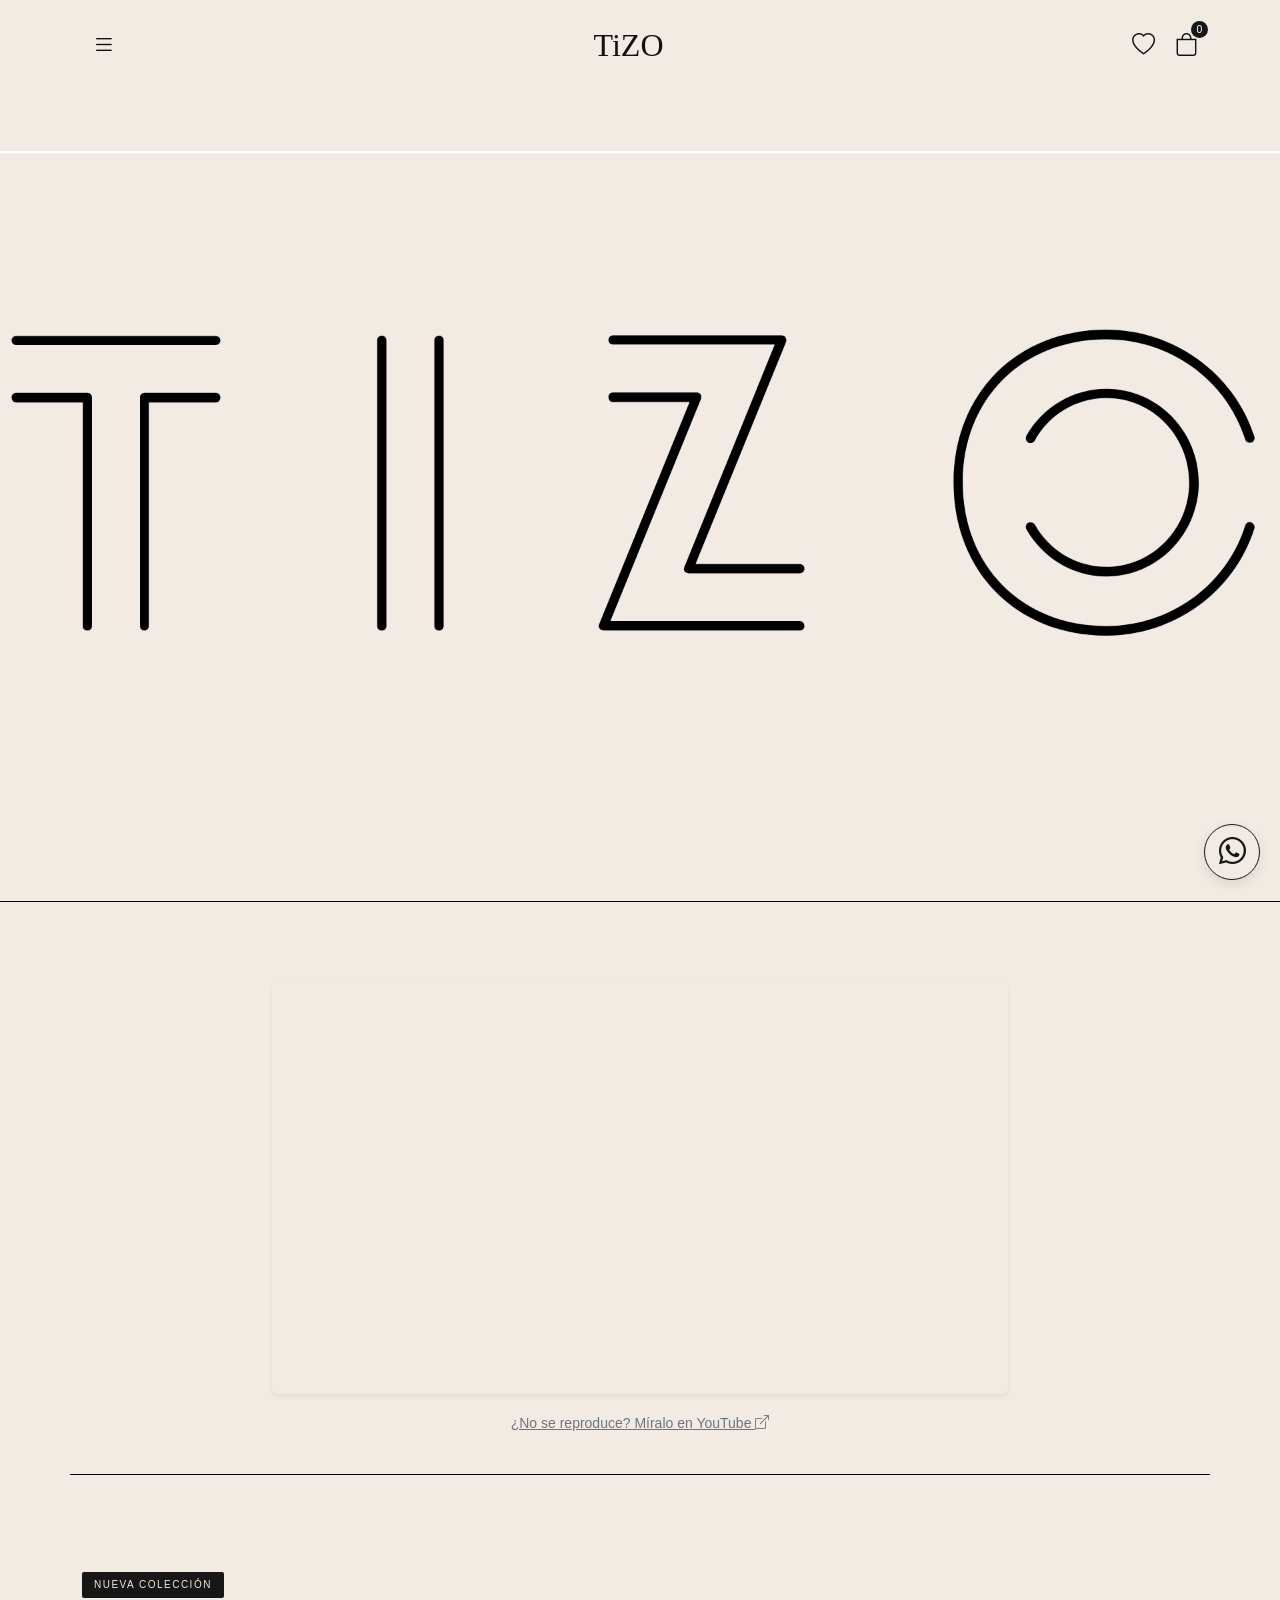
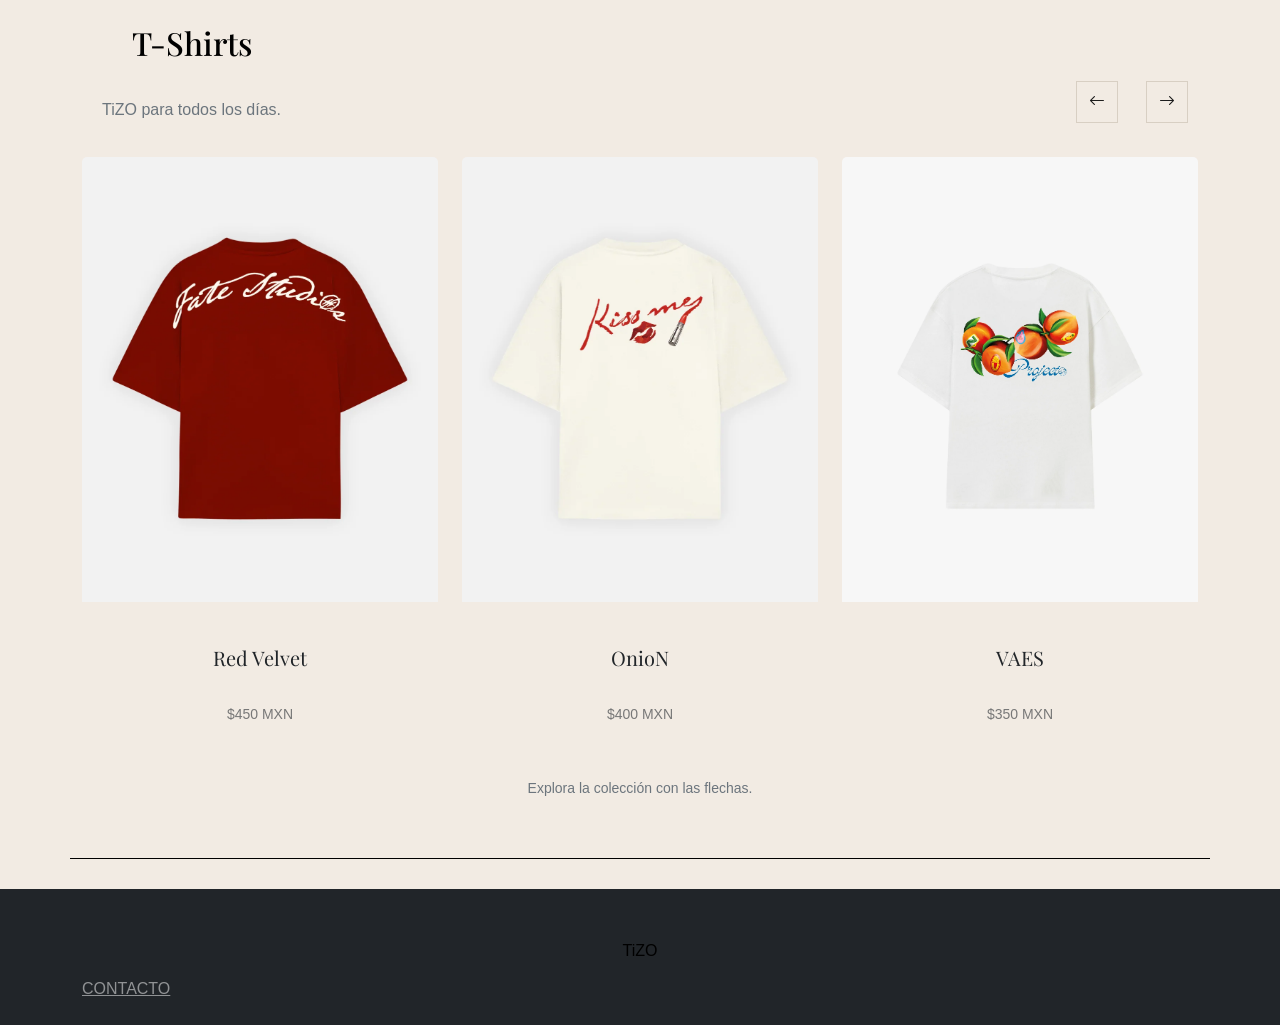
<file: index.html>
<!DOCTYPE html>
<html lang="es">

<head>
    <meta charset="UTF-8">
    <meta name="viewport" content="width=device-width, initial-scale=1.0">

    <title>TiZO | Playeras Minimalistas y Colección</title>

    <meta name="description" content="Descubre TiZO, una colección de playeras minimalistas con diseños únicos. Explora nuestros modelos y encuentra tu estilo.">

    <meta name="keywords" content="TiZO, playeras minimalistas, camisetas, ropa minimalista, colección de playeras, diseños originales">
    <meta name="author" content="TiZO">

    <meta property="og:title" content="TiZO | Playeras Minimalistas y Colección">
    <meta property="og:description" content="Explora la colección TiZO: playeras minimalistas con diseños únicos que destacan por su estilo y sencillez.">
    <meta property="og:type" content="website">

    <meta name="robots" content="index, follow">

    <link
        href="https://cdn.jsdelivr.net/npm/bootstrap@5.3.0/dist/css/bootstrap.min.css"
        rel="stylesheet"
    >

    <link
        href="https://cdn.jsdelivr.net/npm/bootstrap-icons@1.11.3/font/bootstrap-icons.min.css"
        rel="stylesheet"
    >

    <link rel="preconnect" href="https://fonts.googleapis.com">
    <link rel="preconnect" href="https://fonts.gstatic.com" crossorigin>

    <link
        href="https://fonts.googleapis.com/css2?family=Playfair+Display:wght@400;500;700&display=swap"
        rel="stylesheet"
    >

    <link rel="stylesheet" href="styles.css">
</head>


<!-- BOTÓN FLOTANTE DE WHATSAPP -->
<a
  href="https://wa.me/5215535069601"
  target="_blank"
  rel="noopener noreferrer"
  class="whatsapp-tizo"
  aria-label="Contactar a TiZO por WhatsApp"
  title="Contáctanos por WhatsApp"
>
  <i class="bi bi-whatsapp" aria-hidden="true"></i>
</a>


<body>

    
    <nav class="navbar">
        <div class="container">

            <button
                class="icon-btn"
                type="button"
                data-bs-toggle="offcanvas"
                data-bs-target="#menuTiZO"
                aria-controls="menuTiZO"
                aria-label="Abrir menú"
            >
                <i class="bi bi-list"></i>
            </button>

            <a href="index.html" class="logo">TiZO</a>

            <div class="nav-icons">
                <a href="clothing.html" aria-label="Favoritos">
                    <i class="bi bi-heart"></i>
                </a>

                 <a href="carrito.html" class="icono-carrito" aria-label="Mi carrito">
                    <i class="bi bi-bag"></i>
                    <span id="contadorCarrito">0</span>
                </a>
            </div>

        </div>
    </nav>

    
    <div
        class="offcanvas offcanvas-start"
        tabindex="-1"
        id="menuTiZO"
        aria-labelledby="menuTiZOTitulo"
    >
        <div class="offcanvas-header">

            <h5 class="offcanvas-title" id="menuTiZOTitulo">
                TiZO
            </h5>

            <button
                type="button"
                class="btn-close"
                data-bs-dismiss="offcanvas"
                aria-label="Cerrar menú"
            ></button>

        </div>

        <div class="offcanvas-body">
            <nav class="menu-tizo" aria-label="Navegación principal">
                <a href="index.html">Inicio</a>
                <a href="clothing.html">Clothing</a>
                <a href="carrito.html">Mi carrito</a>
                <a href="contacto.html">Contacto</a>
            </nav>
        </div>
    </div>


    <!-- BANNER PRINCIPAL -->
    <section class="container-fluid px-0">
        <img
            src="banner2.jpg"
            class="img-fluid w-100"
            alt="Texturas textiles de bambú"
        >
    </section>


    <!-- VIDEO -->
    <section class="container my-5">
        <div class="row justify-content-center">
            <div class="col-12 col-lg-8">
                <div class="ratio ratio-16x9 rounded overflow-hidden shadow-sm">
                    <iframe
                        src="https://www.youtube.com/embed/IUFN8d3WBF4?si=AcP2ISqA1IZ7TG-O"
                        title="Video de presentación de TiZO"
                        loading="lazy"
                        allow="accelerometer; clipboard-write; encrypted-media; gyroscope; picture-in-picture; web-share"
                        referrerpolicy="strict-origin-when-cross-origin"
                        allowfullscreen></iframe>
                </div>
                <p class="text-center small mt-2 mb-0">
                    <a href="https://www.youtube.com/watch?v=IUFN8d3WBF4" target="_blank" rel="noopener" class="text-secondary">
                        ¿No se reproduce? Míralo en YouTube <i class="bi bi-box-arrow-up-right"></i>
                    </a>
                </p>
            </div>
        </div>
    </section>


    
    <section class="container py-5">

        <div class="d-flex flex-wrap justify-content-between align-items-end gap-3 mb-4">

            <div>
                <span class="badge badge-tizo">Nueva colección</span>
                <h2 class="mt-3 mb-2">T-Shirts</h2>
                <p class="text-secondary mb-0">
                    TiZO para todos los días.
                </p>
            </div>

            
            <div class="d-flex gap-2">

                <button
                    class="btn-carrusel"
                    type="button"
                    data-bs-target="#carruselTiZO"
                    data-bs-slide="prev"
                    aria-label="Ver playeras anteriores"
                >
                    <i class="bi bi-arrow-left"></i>
                </button>

                <button
                    class="btn-carrusel"
                    type="button"
                    data-bs-target="#carruselTiZO"
                    data-bs-slide="next"
                    aria-label="Ver siguientes playeras"
                >
                    <i class="bi bi-arrow-right"></i>
                </button>

            </div>
        </div>


        
        <div id="carruselTiZO" class="carousel slide">

            <div class="carousel-inner">


                
                <div class="carousel-item active">

                    <div class="row g-4">

                        
                        <div class="col-12 col-sm-6 col-lg-4">
                            <a href="producto.html?id=1" class="text-decoration-none text-dark d-block h-100" aria-label="Ver detalles de Red Velvet">
                                <article class="card producto-card h-100">
                                <img
                                    src="red.jpg"
                                    class="card-img-top producto-img"
                                    alt="Playera Red Velvet"
                                >

                                <div class="card-body">
                                    <h3 class="card-title">Red Velvet</h3>
                                    <p class="producto-precio">$450 MXN</p>
                                </div>
                            </article>
                            </a>
                        </div>

                        
                        <div class="col-12 col-sm-6 col-lg-4">
                            <a href="producto.html?id=2" class="text-decoration-none text-dark d-block h-100" aria-label="Ver detalles de OnioN">
                                <article class="card producto-card h-100">
                                <img
                                    src="FRPlayere.jpg"
                                    class="card-img-top producto-img"
                                    alt="Playera OnioN"
                                >

                                <div class="card-body">
                                    <h3 class="card-title">OnioN</h3>
                                    <p class="producto-precio">$400 MXN</p>
                                </div>
                            </article>
                            </a>
                        </div>

                        <!-- VAES -->
                        <div class="col-12 col-sm-6 col-lg-4">
                            <a href="producto.html?id=3" class="text-decoration-none text-dark d-block h-100" aria-label="Ver detalles de VAES">
                                <article class="card producto-card h-100">
                                <img
                                    src="imagen3.jpg"
                                    class="card-img-top producto-img"
                                    alt="Playera VAES"
                                >

                                <div class="card-body">
                                    <h3 class="card-title">VAES</h3>
                                    <p class="producto-precio">$350 MXN</p>
                                </div>
                            </article>
                            </a>
                        </div>

                    </div>
                </div>


                <!-- PÁGINA 2: PLAYERAS 4, 5 Y 6 -->
                <div class="carousel-item">

                    <div class="row g-4">

                        <div class="col-12 col-sm-6 col-lg-4">
                            <a href="producto.html?id=4" class="text-decoration-none text-dark d-block h-100" aria-label="Ver detalles de BoAT">
                                <article class="card producto-card h-100">
                                <img
                                    src="boat.jpeg"
                                    class="card-img-top producto-img"
                                    alt="Playera modelo 4"
                                >

                                <div class="card-body">
                                    <h3 class="card-title">BoAT</h3>
                                    <p class="producto-precio">$400 MXN</p>
                                </div>
                            </article>
                            </a>
                        </div>

                        <div class="col-12 col-sm-6 col-lg-4">
                            <a href="producto.html?id=5" class="text-decoration-none text-dark d-block h-100" aria-label="Ver detalles de anaId">
                                <article class="card producto-card h-100">
                                <img
                                    src="anotherone.jpeg"
                                    class="card-img-top producto-img"
                                    alt="Playera modelo 5"
                                >

                                <div class="card-body">
                                    <h3 class="card-title">anaId</h3>
                                    <p class="producto-precio">$400 MXN</p>
                                </div>
                            </article>
                            </a>
                        </div>

                        <div class="col-12 col-sm-6 col-lg-4">
                            <a href="producto.html?id=6" class="text-decoration-none text-dark d-block h-100" aria-label="Ver detalles de TTc">
                                <article class="card producto-card h-100">
                                <img
                                    src="teniscourt.jpeg"
                                    class="card-img-top producto-img"
                                    alt="Playera modelo 6"
                                >

                                <div class="card-body">
                                    <h3 class="card-title">TTc</h3>
                                    <p class="producto-precio">$400 MXN</p>
                                </div>
                            </article>
                            </a>
                        </div>

                    </div>
                </div>


                <!-- PÁGINA 3: PLAYERAS 7, 8 Y 9 -->
                <div class="carousel-item">

                    <div class="row g-4">

                        <div class="col-12 col-sm-6 col-lg-4">
                            <a href="producto.html?id=7" class="text-decoration-none text-dark d-block h-100" aria-label="Ver detalles de TequiLA">
                                <article class="card producto-card h-100">
                                <img
                                    src="tequila.jpeg"
                                    class="card-img-top producto-img"
                                    alt="Playera modelo 7"
                                >

                                <div class="card-body">
                                    <h3 class="card-title">TequiLA</h3>
                                    <p class="producto-precio">$400 MXN</p>
                                </div>
                            </article>
                            </a>
                        </div>

                        <div class="col-12 col-sm-6 col-lg-4">
                            <a href="producto.html?id=8" class="text-decoration-none text-dark d-block h-100" aria-label="Ver detalles de AaroN">
                                <article class="card producto-card h-100">
                                <img
                                    src="swigd.jpeg"
                                    class="card-img-top producto-img"
                                    alt="Playera modelo 8"
                                >

                                <div class="card-body">
                                    <h3 class="card-title">AaroN</h3>
                                    <p class="producto-precio">$400 MXN</p>
                                </div>
                            </article>
                            </a>
                        </div>

                        <div class="col-12 col-sm-6 col-lg-4">
                            <a href="producto.html?id=9" class="text-decoration-none text-dark d-block h-100" aria-label="Ver detalles de Txas Boy">
                                <article class="card producto-card h-100">
                                <img
                                    src="resi.jpeg"
                                    class="card-img-top producto-img"
                                    alt="Playera modelo 9"
                                >

                                <div class="card-body">
                                    <h3 class="card-title">Txas Boy</h3>
                                    <p class="producto-precio">$400 MXN</p>
                                </div>
                            </article>
                            </a>
                        </div>

                    </div>
                </div>

            </div>
        </div>

        <p class="text-secondary small mt-3 mb-0">
            Explora la colección con las flechas.
        </p>

    </section>


    <!-- PIE DE PÁGINA -->
    <footer class="bg-dark text-white py-4">
        <div class="container">
            <p class="mb-1">TiZO</p>

            <a href="contacto.html" class="text-white-50">
                CONTACTO
            </a>
        </div>

      
    </footer>



    <script>
        // Actualiza el contador del carrito usando los productos guardados.
        document.addEventListener('DOMContentLoaded', () => {
            const carrito = JSON.parse(localStorage.getItem('carritoTiZO') || '[]');
            const total = carrito.reduce((suma, producto) => suma + Number(producto.cantidad || 1), 0);
            const contador = document.getElementById('contadorCarrito');
            if (contador) contador.textContent = total;
        });
    </script>

    <!-- JAVASCRIPT DE BOOTSTRAP -->
    <script src="https://cdn.jsdelivr.net/npm/bootstrap@5.3.0/dist/js/bootstrap.bundle.min.js"></script>


<script>
(function () {
    const carrito = JSON.parse(localStorage.getItem('tizoCarrito') || '[]');
    const total = Array.isArray(carrito) ? carrito.reduce((s, p) => s + Number(p.cantidad || 0), 0) : 0;
    const contador = document.getElementById('contadorCarrito');
    if (contador) contador.textContent = total;
})();
</script>
</body>
</html>
</file>
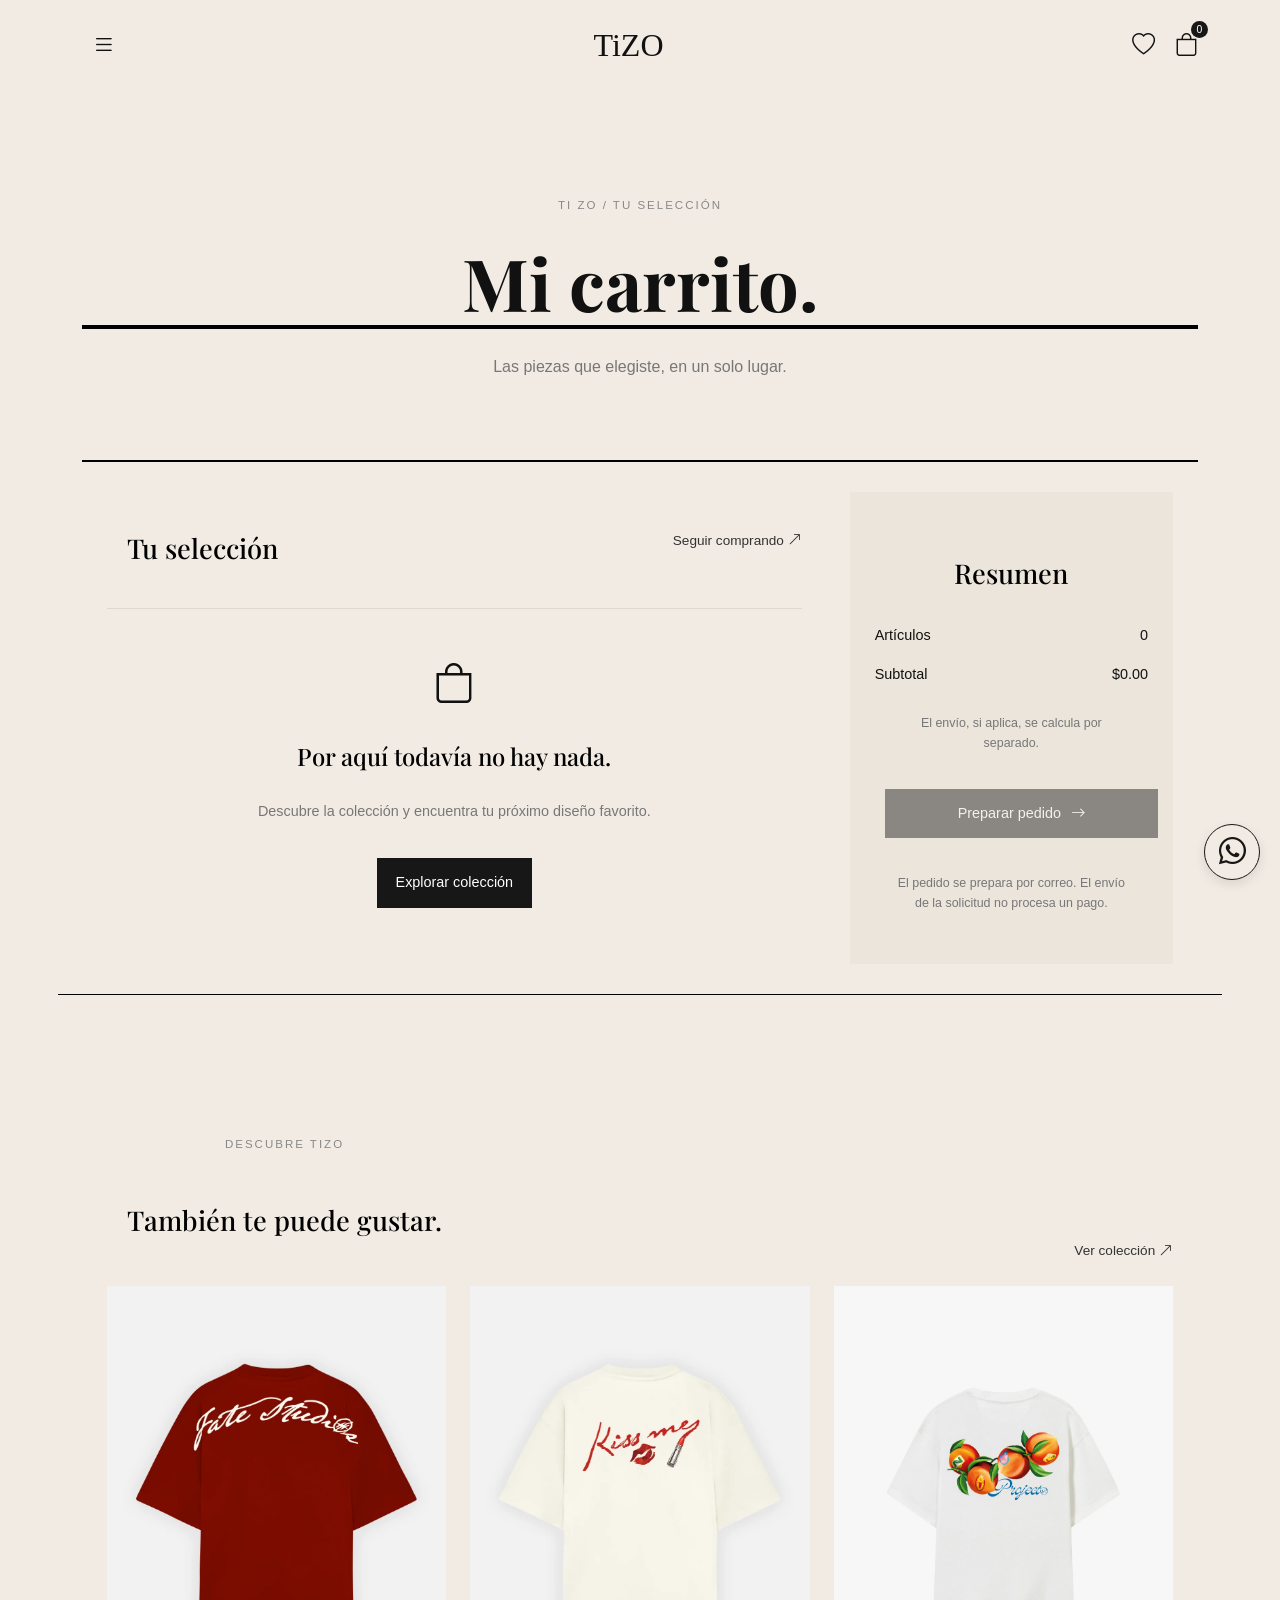
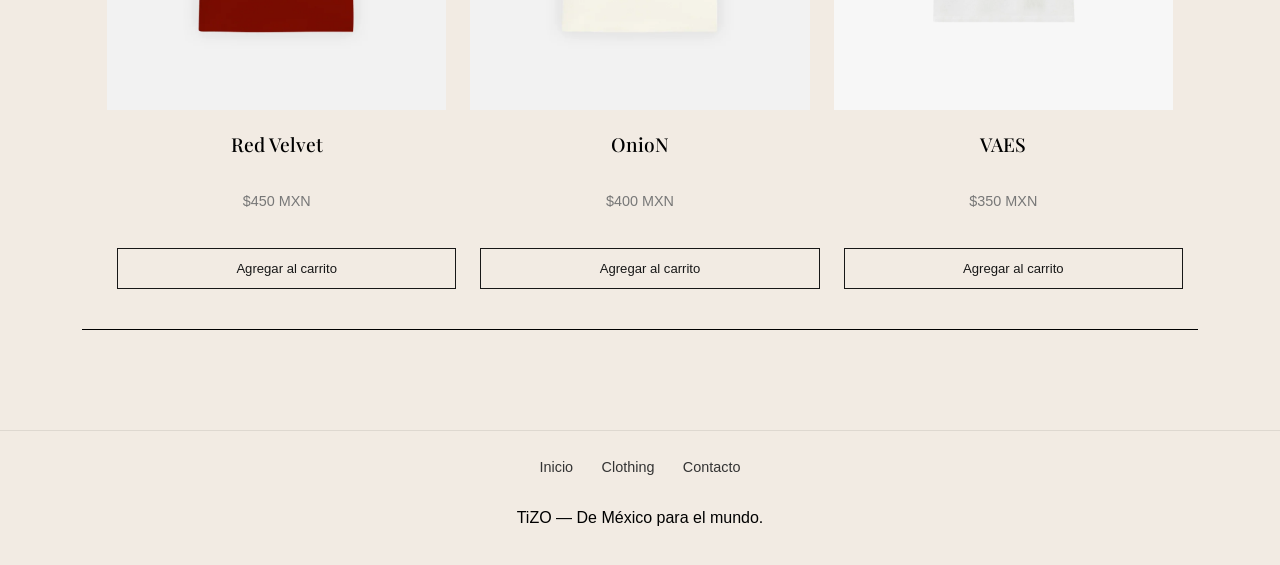
<file: carrito.html>
<!DOCTYPE html>
<html lang="es">
<head>
    <meta charset="UTF-8">
    <meta name="viewport" content="width=device-width, initial-scale=1.0">

    <title>Mi carrito | TiZO</title>
    <meta name="description" content="Revisa tu carrito TiZO, modifica las cantidades y consulta el subtotal de tus playeras favoritas.">
    <meta name="author" content="TiZO">
    <meta name="robots" content="index, follow">

    <link href="https://cdn.jsdelivr.net/npm/bootstrap@5.3.0/dist/css/bootstrap.min.css" rel="stylesheet">
    <link href="https://cdn.jsdelivr.net/npm/bootstrap-icons@1.11.3/font/bootstrap-icons.min.css" rel="stylesheet">

    <link rel="preconnect" href="https://fonts.googleapis.com">
    <link rel="preconnect" href="https://fonts.gstatic.com" crossorigin>
    <link href="https://fonts.googleapis.com/css2?family=Playfair+Display:wght@400;500;700&display=swap" rel="stylesheet">

    <link rel="stylesheet" href="styles.css">
</head>
<!-- BOTÓN FLOTANTE DE WHATSAPP -->
<a
  href="https://wa.me/5215535069601"
  target="_blank"
  rel="noopener noreferrer"
  class="whatsapp-tizo"
  aria-label="Contactar a TiZO por WhatsApp"
  title="Contáctanos por WhatsApp"
>
  <i class="bi bi-whatsapp" aria-hidden="true"></i>
</a>
<body>

    <!-- NAVEGACIÓN -->
    <nav class="navbar navbar-tizo">
        <div class="container">
            <button class="icon-btn" type="button"
                data-bs-toggle="offcanvas"
                data-bs-target="#menuTiZO"
                aria-controls="menuTiZO"
                aria-label="Abrir menú">
                <i class="bi bi-list"></i>
            </button>

            <a href="index.html" class="logo">TiZO</a>

            <div class="nav-icons">
                <a href="clothing.html" aria-label="Ver colección">
                    <i class="bi bi-heart"></i>
                </a>
                <a href="carrito.html" class="icono-carrito" aria-label="Mi carrito">
                    <i class="bi bi-bag"></i>
                    <span id="contadorCarrito">0</span>
                </a>
            </div>
        </div>
    </nav>

    <!-- MENÚ LATERAL -->
    <div class="offcanvas offcanvas-start" tabindex="-1"
        id="menuTiZO" aria-labelledby="menuTiZOTitulo">

        <div class="offcanvas-header">
            <h5 class="offcanvas-title" id="menuTiZOTitulo">TiZO</h5>
            <button type="button" class="btn-close"
                data-bs-dismiss="offcanvas" aria-label="Cerrar menú"></button>
        </div>

        <div class="offcanvas-body">
            <nav class="menu-tizo" aria-label="Navegación principal">
                <a href="index.html">Inicio</a>
                <a href="clothing.html">Clothing</a>
                <a href="carrito.html">Mi carrito</a>
                <a href="contacto.html">Contacto</a>
            </nav>
        </div>
    </div>

    <main class="container carrito-pagina">

        <!-- ENCABEZADO -->
        <header class="encabezado-carrito">
            <p class="etiqueta-carrito">TI ZO / TU SELECCIÓN</p>
            <h1>Mi carrito.</h1>
            <p>Las piezas que elegiste, en un solo lugar.</p>
        </header>

        <!-- CARRITO Y RESUMEN -->
        <section class="row g-5">

            <div class="col-lg-8">
                <div class="titulo-lista-carrito">
                    <h2>Tu selección</h2>
                    <a href="clothing.html">Seguir comprando <i class="bi bi-arrow-up-right"></i></a>
                </div>

                <div id="productosCarrito" aria-live="polite"></div>

                <div id="carritoVacio" class="carrito-vacio" hidden>
                    <i class="bi bi-bag"></i>
                    <h3>Por aquí todavía no hay nada.</h3>
                    <p>Descubre la colección y encuentra tu próximo diseño favorito.</p>
                    <a href="clothing.html" class="btn-tizo">Explorar colección</a>
                </div>
            </div>

            <!-- RESUMEN -->
            <aside class="col-lg-4">
                <div class="resumen-carrito">
                    <h2>Resumen</h2>

                    <div class="linea-resumen">
                        <span>Artículos</span>
                        <span id="cantidadResumen">0</span>
                    </div>

                    <div class="linea-resumen">
                        <span>Subtotal</span>
                        <span id="subtotalCarrito">$0 MXN</span>
                    </div>

                    <p class="nota-resumen">El envío, si aplica, se calcula por separado.</p>

                    <button type="button" id="btnPedido" class="btn-tizo btn-pedido" disabled>
                        Preparar pedido <i class="bi bi-arrow-right"></i>
                    </button>

                    <p class="nota-resumen mt-3">
                        El pedido se prepara por correo. El envío de la solicitud no procesa un pago.
                    </p>
                </div>
            </aside>
        </section>

        <!-- RECOMENDACIONES -->
        <section class="recomendaciones-carrito">
            <div class="encabezado-recomendaciones">
                <div>
                    <p class="etiqueta-carrito">DESCUBRE TIZO</p>
                    <h2>También te puede gustar.</h2>
                </div>
                <a href="clothing.html">Ver colección <i class="bi bi-arrow-up-right"></i></a>
            </div>

            <div class="row g-4">

                <div class="col-6 col-md-4">
                    <article class="recomendacion-producto">
                        <a href="producto.html?id=1">
                            <img src="red.jpg" alt="Playera Red Velvet" loading="lazy">
                        </a>
                        <h3>Red Velvet</h3>
                        <p>$450 MXN</p>
                        <button type="button" class="btn-recomendacion"
                            data-producto="Red Velvet" data-precio="450">
                            Agregar al carrito
                        </button>
                    </article>
                </div>

                <div class="col-6 col-md-4">
                    <article class="recomendacion-producto">
                        <a href="producto.html?id=2">
                            <img src="FRPlayere.jpg" alt="Playera OnioN" loading="lazy">
                        </a>
                        <h3>OnioN</h3>
                        <p>$400 MXN</p>
                        <button type="button" class="btn-recomendacion"
                            data-producto="OnioN" data-precio="400">
                            Agregar al carrito
                        </button>
                    </article>
                </div>

                <div class="col-6 col-md-4">
                    <article class="recomendacion-producto">
                        <a href="producto.html?id=3">
                            <img src="imagen3.jpg" alt="Playera VAES" loading="lazy">
                        </a>
                        <h3>VAES</h3>
                        <p>$350 MXN</p>
                        <button type="button" class="btn-recomendacion"
                            data-producto="VAES" data-precio="350">
                            Agregar al carrito
                        </button>
                    </article>
                </div>

            </div>
        </section>

    </main>

    <!-- PIE DE PÁGINA -->
    <footer class="footer-clothing text-center py-4">
        <a href="index.html">Inicio</a>
        <a href="clothing.html">Clothing</a>
        <a href="contacto.html">Contacto</a>
        <p class="mt-3 mb-0">TiZO — De México para el mundo.</p>
    </footer>

    <script src="https://cdn.jsdelivr.net/npm/bootstrap@5.3.0/dist/js/bootstrap.bundle.min.js"></script>

    
<script>
    const CLAVE_CARRITO = "tizoCarrito";
    const CORREO_TIZO = "dperz676@gmail.com";

    const formatoMXN = (valor) =>
        new Intl.NumberFormat("es-MX", {
            style: "currency",
            currency: "MXN"
        }).format(valor);

    function leerCarrito() {
        try {
            const datos = JSON.parse(
                localStorage.getItem(CLAVE_CARRITO) || "[]"
            );

            if (!Array.isArray(datos)) return [];

            return datos.filter(producto =>
                producto &&
                typeof producto.nombre === "string" &&
                Number.isFinite(Number(producto.precio)) &&
                Number(producto.precio) >= 0 &&
                Number.isInteger(Number(producto.cantidad)) &&
                Number(producto.cantidad) > 0
            );
        } catch (error) {
            return [];
        }
    }

    function guardarCarrito(carrito) {
        localStorage.setItem(CLAVE_CARRITO, JSON.stringify(carrito));
        mostrarCarrito();
    }

    function escaparHTML(texto) {
        return String(texto).replace(/[&<>"']/g, caracter => ({
            "&": "&amp;",
            "<": "&lt;",
            ">": "&gt;",
            '"': "&quot;",
            "'": "&#039;"
        })[caracter]);
    }

    function obtenerImagen(nombre) {
        const imagenes = {
            "Red Velvet": "red.jpg",
            "OnioN": "FRPlayere.jpg",
            "VAES": "imagen3.jpg",
            "Modelo 04": "playera4.jpg",
            "Modelo 05": "playera5.jpg",
            "Modelo 06": "playera6.jpg",
            "Modelo 07": "playera7.jpg",
            "Modelo 08": "playera8.jpg",
            "Modelo 09": "playera9.jpg"
        };

        return imagenes[nombre] || "FRPlayere.jpg";
    }

    function mostrarCarrito() {
        const carrito = leerCarrito();

        const contenedor = document.getElementById("productosCarrito");
        const vacio = document.getElementById("carritoVacio");
        const contador = document.getElementById("contadorCarrito");
        const cantidadResumen = document.getElementById("cantidadResumen");
        const subtotalElemento = document.getElementById("subtotalCarrito");
        const botonPedido = document.getElementById("btnPedido");

        const totalUnidades = carrito.reduce(
            (total, producto) => total + Number(producto.cantidad), 0
        );

        const subtotal = carrito.reduce(
            (total, producto) =>
                total + Number(producto.precio) * Number(producto.cantidad),
            0
        );

        contador.textContent = totalUnidades;
        cantidadResumen.textContent = totalUnidades;
        subtotalElemento.textContent = formatoMXN(subtotal);
        botonPedido.disabled = carrito.length === 0;

        vacio.hidden = carrito.length !== 0;
        contenedor.hidden = carrito.length === 0;

        if (carrito.length === 0) {
            contenedor.innerHTML = "";
            return;
        }

        contenedor.innerHTML = carrito.map((producto, indice) => {
            const nombre = escaparHTML(producto.nombre);
            const talla = escaparHTML(producto.talla || "M");
            const imagen = obtenerImagen(producto.nombre);
            const precio = Number(producto.precio);
            const cantidad = Number(producto.cantidad);

            return `
                <article class="producto-carrito">
                    <img
                        src="${imagen}"
                        alt="Playera ${nombre}"
                        class="imagen-carrito"
                    >

                    <div class="datos-producto-carrito">
                        <h3>${nombre}</h3>
                        <p class="detalle-carrito">Talla: ${talla}</p>
                        <p class="precio-carrito">${formatoMXN(precio)}</p>

                        <div class="controles-cantidad">
                            <button
                                type="button"
                                data-accion="restar"
                                data-indice="${indice}"
                                aria-label="Restar una unidad">−</button>

                            <span>${cantidad}</span>

                            <button
                                type="button"
                                data-accion="sumar"
                                data-indice="${indice}"
                                aria-label="Agregar una unidad">+</button>
                        </div>
                    </div>

                    <div class="acciones-producto-carrito">
                        <strong>${formatoMXN(precio * cantidad)}</strong>

                        <button
                            type="button"
                            class="btn-eliminar"
                            data-accion="eliminar"
                            data-indice="${indice}">
                            Eliminar
                        </button>
                    </div>
                </article>
            `;
        }).join("");
    }

    // CAMBIAR CANTIDADES O ELIMINAR PRODUCTOS
    document.getElementById("productosCarrito").addEventListener("click", function(event) {
        const boton = event.target.closest("button[data-accion]");
        if (!boton) return;

        const indice = Number(boton.dataset.indice);
        const carrito = leerCarrito();

        if (!Number.isInteger(indice) || !carrito[indice]) return;

        if (boton.dataset.accion === "sumar") {
            carrito[indice].cantidad = Number(carrito[indice].cantidad) + 1;
        }

        if (boton.dataset.accion === "restar") {
            carrito[indice].cantidad = Number(carrito[indice].cantidad) - 1;

            if (carrito[indice].cantidad <= 0) {
                carrito.splice(indice, 1);
            }
        }

        if (boton.dataset.accion === "eliminar") {
            carrito.splice(indice, 1);
        }

        guardarCarrito(carrito);
    });

    // AGREGAR RECOMENDACIONES
    document.querySelectorAll(".btn-recomendacion").forEach(boton => {
        boton.addEventListener("click", function() {
            const nombre = boton.dataset.producto;
            const precio = Number(boton.dataset.precio);
            const carrito = leerCarrito();

            const existente = carrito.find(producto =>
                producto.nombre === nombre &&
                (producto.talla || "M") === "M"
            );

            if (existente) {
                existente.cantidad = Number(existente.cantidad) + 1;
            } else {
                carrito.push({
                    nombre: nombre,
                    precio: precio,
                    talla: "M",
                    cantidad: 1
                });
            }

            guardarCarrito(carrito);

            const textoOriginal = boton.textContent;
            boton.textContent = "Agregada ✓";

            setTimeout(() => {
                boton.textContent = textoOriginal;
            }, 1200);
        });
    });

    // PREPARAR PEDIDO POR CORREO
    document.getElementById("btnPedido").addEventListener("click", function() {
        const carrito = leerCarrito();
        if (carrito.length === 0) return;

        const subtotal = carrito.reduce(
            (total, producto) =>
                total + Number(producto.precio) * Number(producto.cantidad),
            0
        );

        const lineas = carrito.map(producto =>
            `${producto.nombre} | Talla ${producto.talla || "M"} | Cantidad: ${producto.cantidad} | ${formatoMXN(Number(producto.precio) * Number(producto.cantidad))}`
        );

        const asunto = encodeURIComponent("Pedido de playeras TiZO");

        const cuerpo = encodeURIComponent(
            "Hola TiZO, me gustaría consultar este pedido:\n\n" +
            lineas.join("\n") +
            "\n\nSubtotal: " + formatoMXN(subtotal) +
            "\n\nNombre:\nTeléfono de contacto:\nDirección de entrega:\n\n" +
            "Quedo pendiente de confirmar disponibilidad, envío y forma de pago."
        );

        window.location.href =
            "mailto:" + CORREO_TIZO +
            "?subject=" + asunto +
            "&body=" + cuerpo;
    });

    // MOSTRAR EL CARRITO AL ABRIR LA PÁGINA
    mostrarCarrito();
</script>
</body>
</html>
</file>
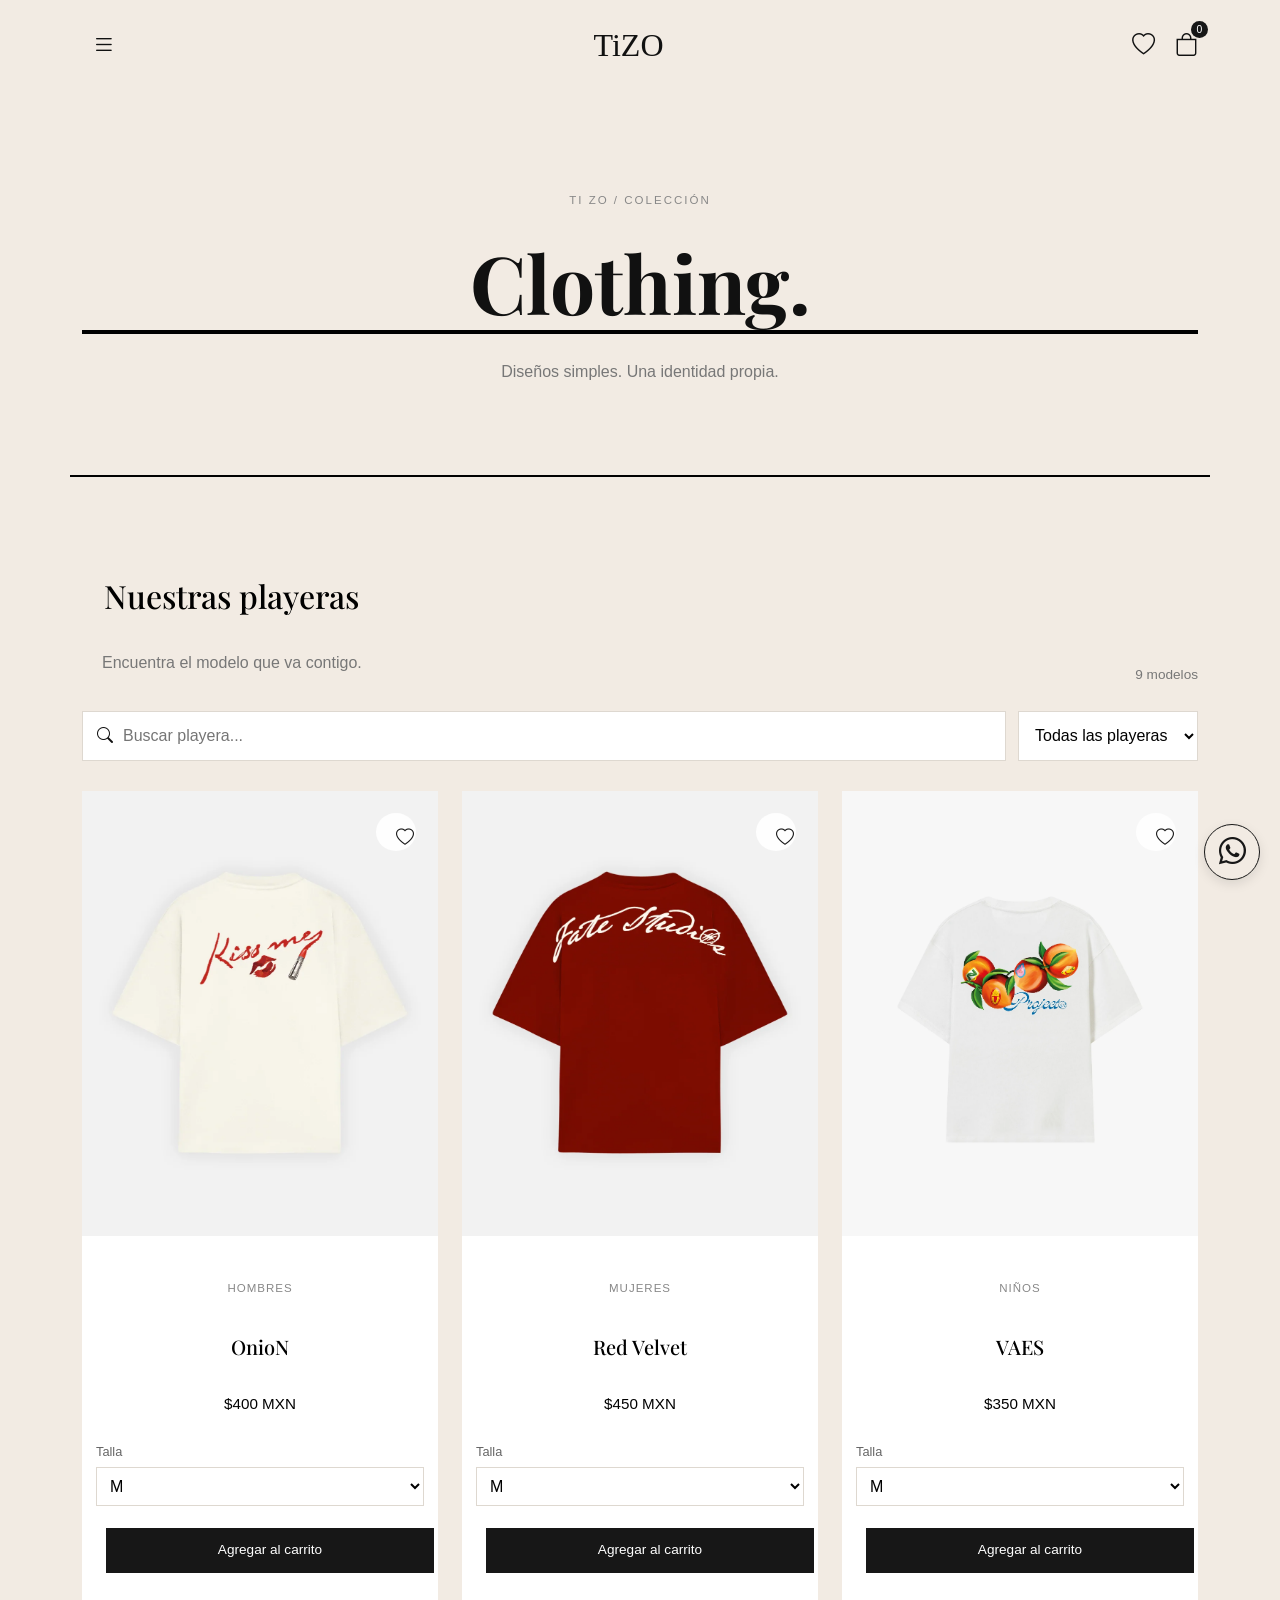
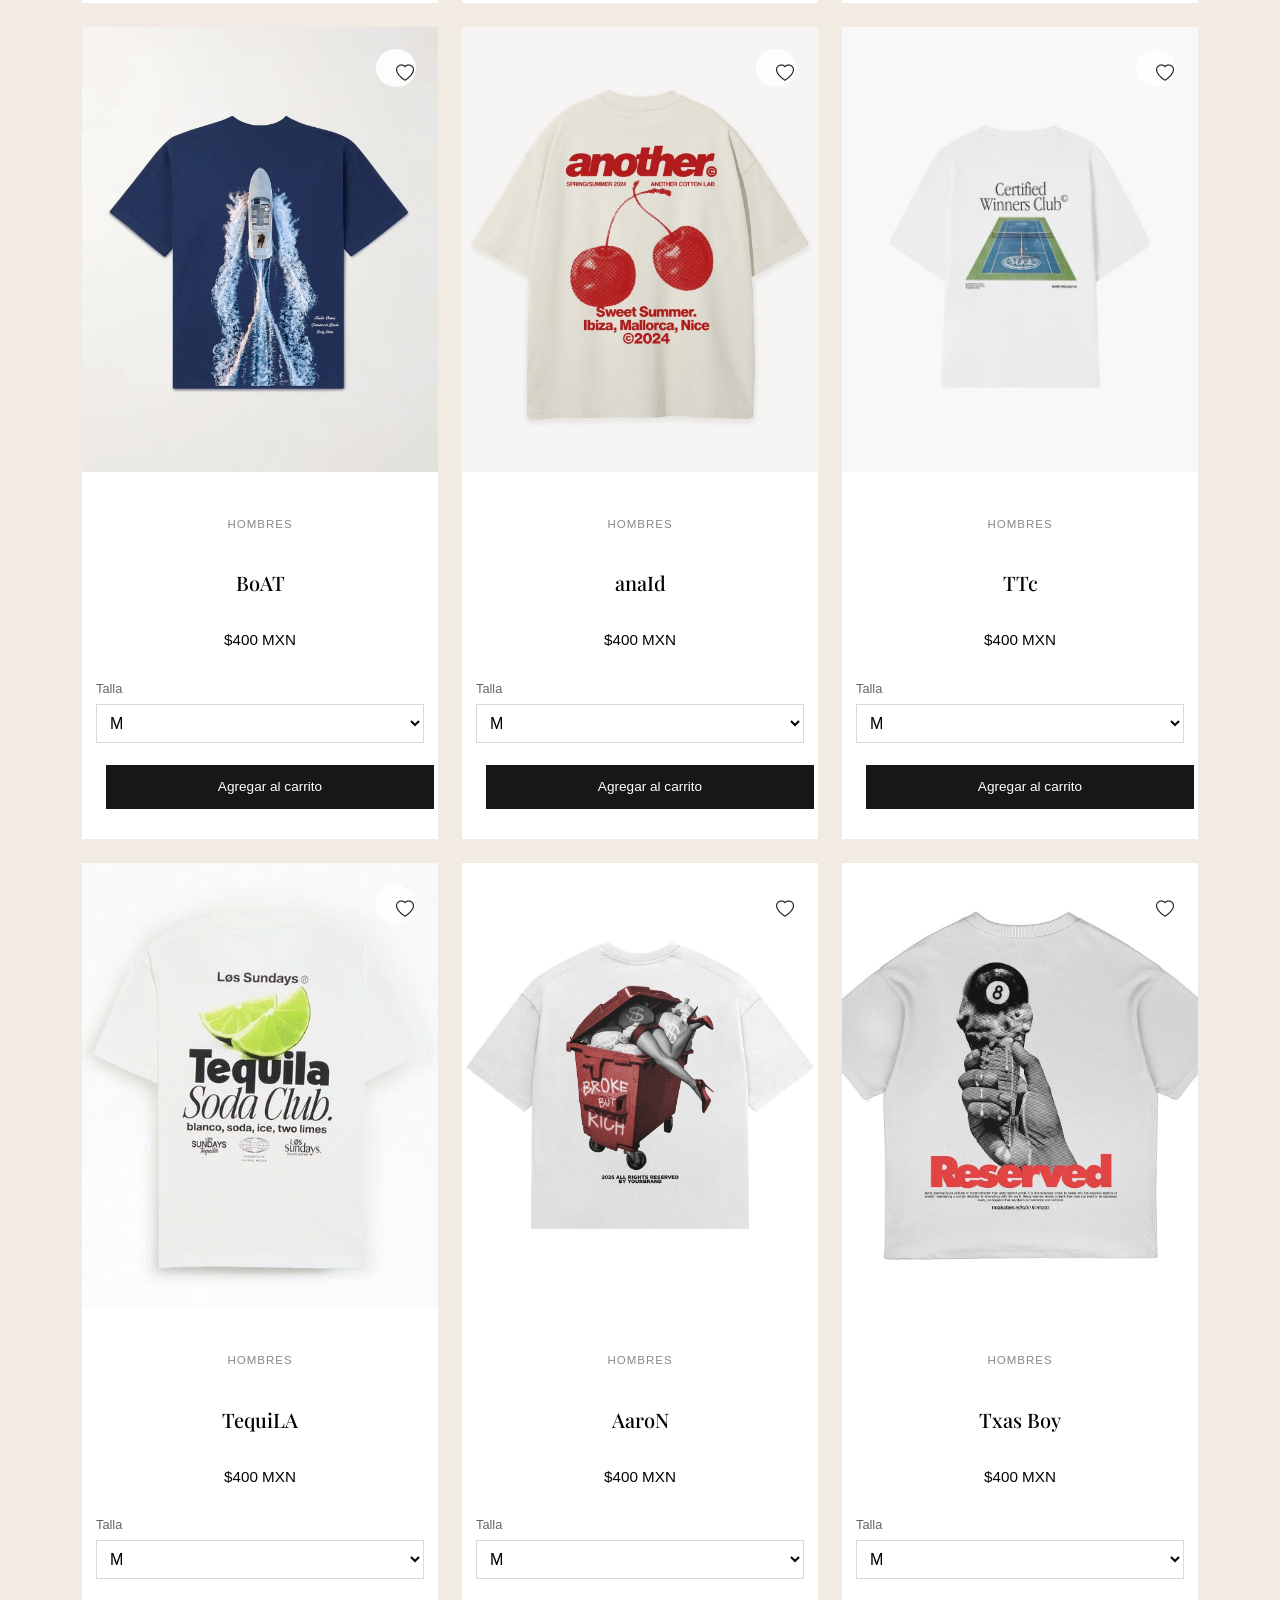
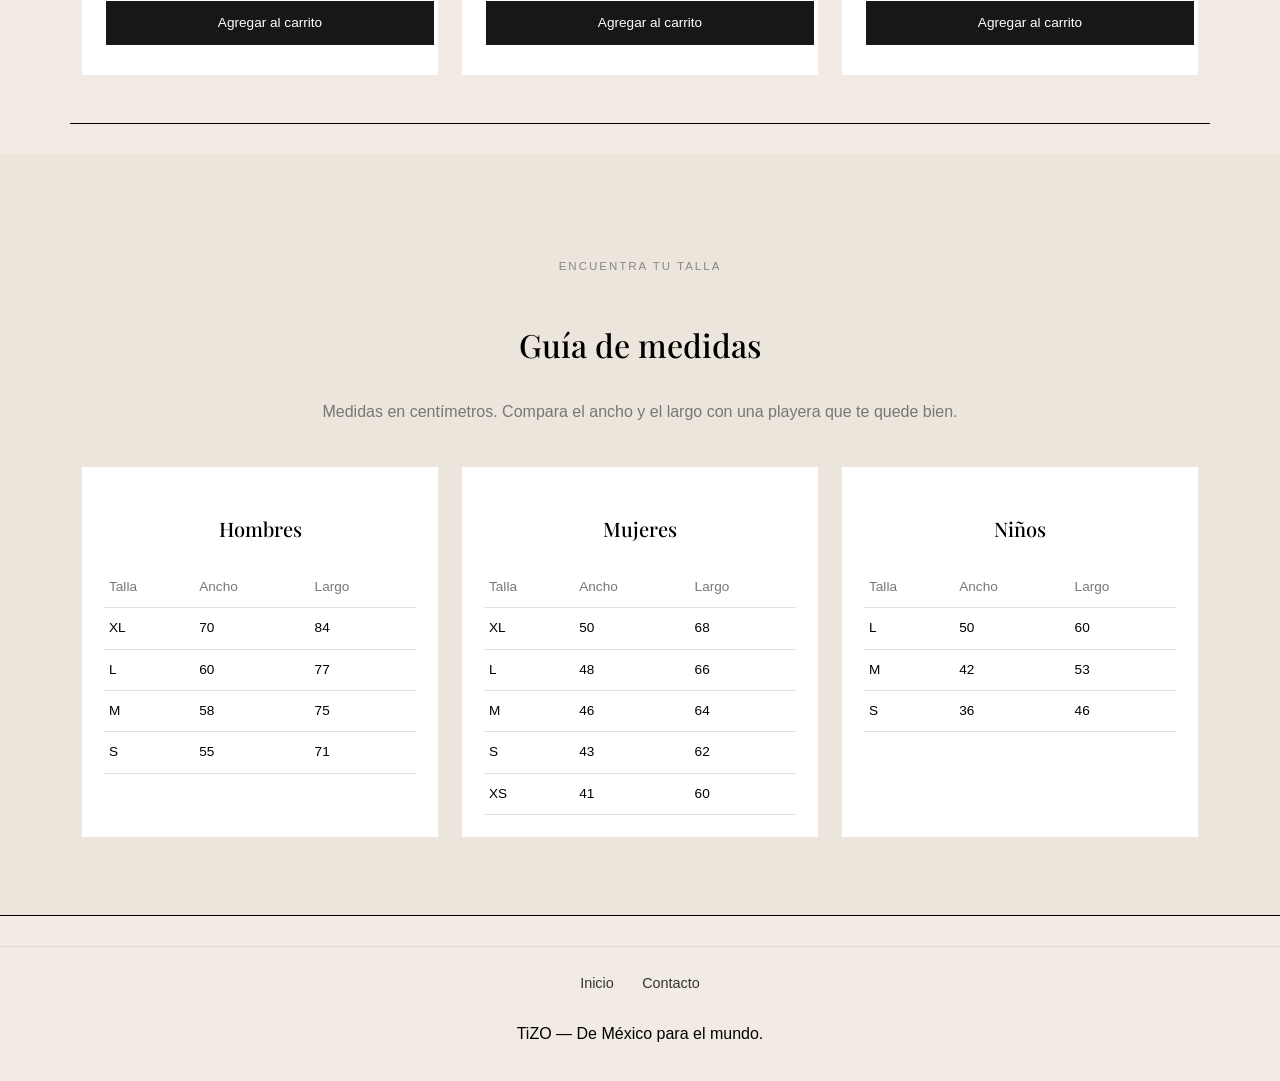
<file: clothing.html>
<!DOCTYPE html>
<html lang="es">
<head>
    <meta charset="UTF-8">
    <meta name="viewport" content="width=device-width, initial-scale=1.0">

    <title>Clothing | Playeras minimalistas TiZO</title>
    <meta name="description" content="Explora la colección de playeras minimalistas TiZO. Descubre nuestros diseños, consulta las tallas y encuentra tu próximo modelo favorito.">
    <meta name="author" content="TiZO">
    <meta name="robots" content="index, follow">

    <link href="https://cdn.jsdelivr.net/npm/bootstrap@5.3.0/dist/css/bootstrap.min.css" rel="stylesheet">
    <link href="https://cdn.jsdelivr.net/npm/bootstrap-icons@1.11.3/font/bootstrap-icons.min.css" rel="stylesheet">

    <link rel="preconnect" href="https://fonts.googleapis.com">
    <link rel="preconnect" href="https://fonts.gstatic.com" crossorigin>
    <link href="https://fonts.googleapis.com/css2?family=Playfair+Display:wght@400;500;700&display=swap" rel="stylesheet">

    <link rel="stylesheet" href="styles.css">
</head>
<!-- BOTÓN FLOTANTE DE WHATSAPP -->
<a
  href="https://wa.me/5215535069601"
  target="_blank"
  rel="noopener noreferrer"
  class="whatsapp-tizo"
  aria-label="Contactar a TiZO por WhatsApp"
  title="Contáctanos por WhatsApp"
>
  <i class="bi bi-whatsapp" aria-hidden="true"></i>
</a>
<body>

    <!-- NAVEGACIÓN -->
    <nav class="navbar navbar-tizo">
        <div class="container">
            <button class="icon-btn" type="button"
                data-bs-toggle="offcanvas"
                data-bs-target="#menuTiZO"
                aria-controls="menuTiZO"
                aria-label="Abrir menú">
                <i class="bi bi-list"></i>
            </button>

            <a href="index.html" class="logo">TiZO</a>

            <div class="nav-icons">
                <a href="#coleccion" aria-label="Ver colección">
                    <i class="bi bi-heart"></i>
                </a>
                 <a href="carrito.html" class="icono-carrito" aria-label="Mi carrito">
                    <i class="bi bi-bag"></i>
                    <span id="contadorCarrito">0</span>
                </a>
            </div>
        </div>
    </nav>

    <!-- MENÚ LATERAL -->
    <div class="offcanvas offcanvas-start" tabindex="-1"
        id="menuTiZO" aria-labelledby="menuTiZOTitulo">

        <div class="offcanvas-header">
            <h5 class="offcanvas-title" id="menuTiZOTitulo">TiZO</h5>
            <button type="button" class="btn-close"
                data-bs-dismiss="offcanvas" aria-label="Cerrar menú"></button>
        </div>

        <div class="offcanvas-body">
            <nav class="menu-tizo" aria-label="Navegación principal">
                <a href="index.html">Inicio</a>
                <a href="clothing.html">Clothing</a>
                <a href="carrito.html">Mi carrito</a>
                <a href="contacto.html">Contacto</a>
            </nav>
        </div>
    </div>

    <main>

        <!-- PORTADA -->
        <header class="container portada-clothing">
            <p class="etiqueta-clothing">TI ZO / COLECCIÓN</p>
            <h1>Clothing.</h1>
            <p>Diseños simples. Una identidad propia.</p>
        </header>

        <!-- COLECCIÓN -->
        <section class="container pb-5" id="coleccion">

            <div class="encabezado-coleccion">
                <div>
                    <h2>Nuestras playeras</h2>
                    <p>Encuentra el modelo que va contigo.</p>
                </div>
                <span id="totalProductos">9 modelos</span>
            </div>

            <!-- BUSCADOR Y FILTROS -->
            <div class="filtros-clothing">
                <div class="buscador-clothing">
                    <i class="bi bi-search"></i>
                    <input type="search" id="buscarProducto"
                        placeholder="Buscar playera..."
                        aria-label="Buscar playera por nombre">
                </div>

                <select id="filtroCategoria" aria-label="Filtrar por categoría">
                    <option value="todos">Todas las playeras</option>
                    <option value="hombres">Hombres</option>
                    <option value="mujeres">Mujeres</option>
                    <option value="ninos">Niños</option>
                </select>
            </div>

            <!-- PRODUCTOS -->
            <div class="row g-4" id="listaProductos">

                <!-- PRODUCTO 1 -->
                <div class="col-6 col-lg-4 producto-item" data-categoria="hombres" data-nombre="onion">
                    <article class="producto-clothing">
                        <div class="imagen-producto">
                            <img src="FRPlayere.jpg" alt="Playera OnioN" loading="lazy">
                            <button class="btn-favorito" type="button" aria-label="Agregar OnioN a favoritos" aria-pressed="false">
                                <i class="bi bi-heart"></i>
                            </button>
                        </div>
                        <div class="info-producto">
                            <p class="categoria-producto">Hombres</p>
                            <h3>OnioN</h3>
                            <p class="precio-producto">$400 MXN</p>
                            <label for="talla1">Talla</label>
                            <select id="talla1" class="select-talla">
                                <option value="S">S</option><option value="M" selected>M</option>
                                <option value="L">L</option><option value="XL">XL</option>
                            </select>
                            <button class="btn-agregar" type="button" data-producto="OnioN" data-precio="400" data-talla="talla1">Agregar al carrito</button>
                        </div>
                    </article>
                </div>

                <!-- PRODUCTO 2 -->
                <div class="col-6 col-lg-4 producto-item" data-categoria="mujeres" data-nombre="red velvet">
                    <article class="producto-clothing">
                        <div class="imagen-producto">
                            <img src="red.jpg" alt="Playera Red Velvet" loading="lazy">
                            <button class="btn-favorito" type="button" aria-label="Agregar Red Velvet a favoritos" aria-pressed="false">
                                <i class="bi bi-heart"></i>
                            </button>
                        </div>
                        <div class="info-producto">
                            <p class="categoria-producto">Mujeres</p>
                            <h3>Red Velvet</h3>
                            <p class="precio-producto">$450 MXN</p>
                            <label for="talla2">Talla</label>
                            <select id="talla2" class="select-talla">
                                <option value="XS">XS</option><option value="S">S</option>
                                <option value="M" selected>M</option><option value="L">L</option>
                                <option value="XL">XL</option>
                            </select>
                            <button class="btn-agregar" type="button" data-producto="Red Velvet" data-precio="450" data-talla="talla2">Agregar al carrito</button>
                        </div>
                    </article>
                </div>

                <!-- PRODUCTO 3 -->
                <div class="col-6 col-lg-4 producto-item" data-categoria="ninos" data-nombre="vaes">
                    <article class="producto-clothing">
                        <div class="imagen-producto">
                            <img src="imagen3.jpg" alt="Playera VAES" loading="lazy">
                            <button class="btn-favorito" type="button" aria-label="Agregar VAES a favoritos" aria-pressed="false">
                                <i class="bi bi-heart"></i>
                            </button>
                        </div>
                        <div class="info-producto">
                            <p class="categoria-producto">Niños</p>
                            <h3>VAES</h3>
                            <p class="precio-producto">$350 MXN</p>
                            <label for="talla3">Talla</label>
                            <select id="talla3" class="select-talla">
                                <option value="S">S</option><option value="M" selected>M</option>
                                <option value="L">L</option>
                            </select>
                            <button class="btn-agregar" type="button" data-producto="VAES" data-precio="350" data-talla="talla3">Agregar al carrito</button>
                        </div>
                    </article>
                </div>

                <!-- PRODUCTO 4 -->
                <div class="col-6 col-lg-4 producto-item" data-categoria="hombres" data-nombre="modelo 04">
                    <article class="producto-clothing">
                        <div class="imagen-producto">
                            <img src="boat.jpeg" alt="BoAT" loading="lazy">
                            <button class="btn-favorito" type="button" aria-label="Agregar modelo 04 a favoritos" aria-pressed="false"><i class="bi bi-heart"></i></button>
                        </div>
                        <div class="info-producto">
                            <p class="categoria-producto">Hombres</p><h3>BoAT</h3>
                            <p class="precio-producto">$400 MXN</p>
                            <label for="talla4">Talla</label>
                            <select id="talla4" class="select-talla"><option>S</option><option selected>M</option><option>L</option><option>XL</option></select>
                            <button class="btn-agregar" type="button" data-producto="Modelo 04" data-precio="400" data-talla="talla4">Agregar al carrito</button>
                        </div>
                    </article>
                </div>

                <!-- PRODUCTO 5 -->
                <div class="col-6 col-lg-4 producto-item" data-categoria="hombres" data-nombre="modelo 05">
                    <article class="producto-clothing">
                        <div class="imagen-producto">
                            <img src="anotherone.jpeg" alt="pAo" loading="lazy">
                            <button class="btn-favorito" type="button" aria-label="Agregar modelo 05 a favoritos" aria-pressed="false"><i class="bi bi-heart"></i></button>
                        </div>
                        <div class="info-producto">
                            <p class="categoria-producto">Hombres</p><h3>anaId</h3>
                            <p class="precio-producto">$400 MXN</p>
                            <label for="talla5">Talla</label>
                            <select id="talla5" class="select-talla"><option>S</option><option selected>M</option><option>L</option><option>XL</option></select>
                            <button class="btn-agregar" type="button" data-producto="Modelo 05" data-precio="400" data-talla="talla5">Agregar al carrito</button>
                        </div>
                    </article>
                </div>

                <!-- PRODUCTO 6 -->
                <div class="col-6 col-lg-4 producto-item" data-categoria="hombres" data-nombre="modelo 06">
                    <article class="producto-clothing">
                        <div class="imagen-producto">
                            <img src="teniscourt.jpeg" alt="TTc" loading="lazy">
                            <button class="btn-favorito" type="button" aria-label="Agregar modelo 06 a favoritos" aria-pressed="false"><i class="bi bi-heart"></i></button>
                        </div>
                        <div class="info-producto">
                            <p class="categoria-producto">Hombres</p><h3>TTc</h3>
                            <p class="precio-producto">$400 MXN</p>
                            <label for="talla6">Talla</label>
                            <select id="talla6" class="select-talla"><option>S</option><option selected>M</option><option>L</option><option>XL</option></select>
                            <button class="btn-agregar" type="button" data-producto="Modelo 06" data-precio="400" data-talla="talla6">Agregar al carrito</button>
                        </div>
                    </article>
                </div>

                <!-- PRODUCTO 7 -->
                <div class="col-6 col-lg-4 producto-item" data-categoria="hombres" data-nombre="modelo 07">
                    <article class="producto-clothing">
                        <div class="imagen-producto">
                            <img src="tequila.jpeg" alt="TequiLA" loading="lazy">
                            <button class="btn-favorito" type="button" aria-label="Agregar modelo 07 a favoritos" aria-pressed="false"><i class="bi bi-heart"></i></button>
                        </div>
                        <div class="info-producto">
                            <p class="categoria-producto">Hombres</p><h3>TequiLA</h3>
                            <p class="precio-producto">$400 MXN</p>
                            <label for="talla7">Talla</label>
                            <select id="talla7" class="select-talla"><option>S</option><option selected>M</option><option>L</option><option>XL</option></select>
                            <button class="btn-agregar" type="button" data-producto="Modelo 07" data-precio="400" data-talla="talla7">Agregar al carrito</button>
                        </div>
                    </article>
                </div>

                <!-- PRODUCTO 8 -->
                <div class="col-6 col-lg-4 producto-item" data-categoria="hombres" data-nombre="modelo 08">
                    <article class="producto-clothing">
                        <div class="imagen-producto">
                            <img src="swigd.jpeg" alt="AaroN" loading="lazy">
                            <button class="btn-favorito" type="button" aria-label="Agregar modelo 08 a favoritos" aria-pressed="false"><i class="bi bi-heart"></i></button>
                        </div>
                        <div class="info-producto">
                            <p class="categoria-producto">Hombres</p><h3>AaroN</h3>
                            <p class="precio-producto">$400 MXN</p>
                            <label for="talla8">Talla</label>
                            <select id="talla8" class="select-talla"><option>S</option><option selected>M</option><option>L</option><option>XL</option></select>
                            <button class="btn-agregar" type="button" data-producto="Modelo 08" data-precio="400" data-talla="talla8">Agregar al carrito</button>
                        </div>
                    </article>
                </div>

                <!-- PRODUCTO 9 -->
                <div class="col-6 col-lg-4 producto-item" data-categoria="hombres" data-nombre="modelo 09">
                    <article class="producto-clothing">
                        <div class="imagen-producto">
                            <img src="resi.jpeg" alt="Txas Boy" loading="lazy">
                            <button class="btn-favorito" type="button" aria-label="Agregar modelo 09 a favoritos" aria-pressed="false"><i class="bi bi-heart"></i></button>
                        </div>
                        <div class="info-producto">
                            <p class="categoria-producto">Hombres</p><h3>Txas Boy</h3>
                            <p class="precio-producto">$400 MXN</p>
                            <label for="talla9">Talla</label>
                            <select id="talla9" class="select-talla"><option>S</option><option selected>M</option><option>L</option><option>XL</option></select>
                            <button class="btn-agregar" type="button" data-producto="Modelo 09" data-precio="400" data-talla="talla9">Agregar al carrito</button>
                        </div>
                    </article>
                </div>

            </div>

            <p id="sinResultados" class="text-center py-5" hidden>No encontramos playeras con esa búsqueda.</p>
        </section>

        <!-- GUÍA DE TALLAS -->
        <section class="guia-tallas">
            <div class="container py-5">
                <p class="etiqueta-clothing">ENCUENTRA TU TALLA</p>
                <h2>Guía de medidas</h2>
                <p class="texto-medidas">Medidas en centímetros. Compara el ancho y el largo con una playera que te quede bien.</p>

                <div class="row g-4 mt-2">
                    <div class="col-md-4">
                        <div class="tabla-tallas">
                            <h3>Hombres</h3>
                            <table class="table">
                                <thead><tr><th>Talla</th><th>Ancho</th><th>Largo</th></tr></thead>
                                <tbody>
                                    <tr><td>XL</td><td>70</td><td>84</td></tr>
                                    <tr><td>L</td><td>60</td><td>77</td></tr>
                                    <tr><td>M</td><td>58</td><td>75</td></tr>
                                    <tr><td>S</td><td>55</td><td>71</td></tr>
                                </tbody>
                            </table>
                        </div>
                    </div>

                    <div class="col-md-4">
                        <div class="tabla-tallas">
                            <h3>Mujeres</h3>
                            <table class="table">
                                <thead><tr><th>Talla</th><th>Ancho</th><th>Largo</th></tr></thead>
                                <tbody>
                                    <tr><td>XL</td><td>50</td><td>68</td></tr>
                                    <tr><td>L</td><td>48</td><td>66</td></tr>
                                    <tr><td>M</td><td>46</td><td>64</td></tr>
                                    <tr><td>S</td><td>43</td><td>62</td></tr>
                                    <tr><td>XS</td><td>41</td><td>60</td></tr>
                                </tbody>
                            </table>
                        </div>
                    </div>

                    <div class="col-md-4">
                        <div class="tabla-tallas">
                            <h3>Niños</h3>
                            <table class="table">
                                <thead><tr><th>Talla</th><th>Ancho</th><th>Largo</th></tr></thead>
                                <tbody>
                                    <tr><td>L</td><td>50</td><td>60</td></tr>
                                    <tr><td>M</td><td>42</td><td>53</td></tr>
                                    <tr><td>S</td><td>36</td><td>46</td></tr>
                                </tbody>
                            </table>
                        </div>
                    </div>
                </div>
            </div>
        </section>

    </main>

    <!-- PIE -->
    <footer class="footer-clothing text-center py-4">
        <a href="index.html">Inicio</a>
        <a href="contacto.html">Contacto</a>
        <p class="mt-3 mb-0">TiZO — De México para el mundo.</p>
    </footer>

    <script src="https://cdn.jsdelivr.net/npm/bootstrap@5.3.0/dist/js/bootstrap.bundle.min.js"></script>

    <script>
        // BUSCADOR Y FILTROS
        const buscador = document.getElementById("buscarProducto");
        const filtro = document.getElementById("filtroCategoria");
        const productos = document.querySelectorAll(".producto-item");
        const totalProductos = document.getElementById("totalProductos");
        const sinResultados = document.getElementById("sinResultados");

        function filtrarProductos() {
            const texto = buscador.value.toLowerCase().trim();
            const categoria = filtro.value;
            let visibles = 0;

            productos.forEach(producto => {
                const nombre = producto.dataset.nombre;
                const cat = producto.dataset.categoria;
                const coincideNombre = nombre.includes(texto);
                const coincideCategoria = categoria === "todos" || categoria === cat;
                const mostrar = coincideNombre && coincideCategoria;

                producto.hidden = !mostrar;
                if (mostrar) visibles++;
            });

            totalProductos.textContent = visibles + (visibles === 1 ? " modelo" : " modelos");
            sinResultados.hidden = visibles !== 0;
        }

        buscador.addEventListener("input", filtrarProductos);
        filtro.addEventListener("change", filtrarProductos);

        // FAVORITOS
        document.querySelectorAll(".btn-favorito").forEach(boton => {
            boton.addEventListener("click", () => {
                const activo = boton.getAttribute("aria-pressed") === "true";
                boton.setAttribute("aria-pressed", String(!activo));
                boton.querySelector("i").className = activo ? "bi bi-heart" : "bi bi-heart-fill";
            });
        });

        // CARRITO: guarda los productos en el navegador
        const claveCarrito = "tizoCarrito";

        function leerCarrito() {
            try {
                return JSON.parse(localStorage.getItem(claveCarrito)) || [];
            } catch {
                return [];
            }
        }

        function actualizarContador() {
            const carrito = leerCarrito();
            const cantidad = carrito.reduce((total, producto) => total + producto.cantidad, 0);
            document.getElementById("contadorCarrito").textContent = cantidad;
        }

        document.querySelectorAll(".btn-agregar").forEach(boton => {
            boton.addEventListener("click", () => {
                const talla = document.getElementById(boton.dataset.talla).value;
                const nombre = boton.dataset.producto;
                const precio = Number(boton.dataset.precio);
                const carrito = leerCarrito();

                const existente = carrito.find(producto =>
                    producto.nombre === nombre && producto.talla === talla
                );

                if (existente) {
                    existente.cantidad += 1;
                } else {
                    carrito.push({ nombre, precio, talla, cantidad: 1 });
                }

                localStorage.setItem(claveCarrito, JSON.stringify(carrito));
                actualizarContador();

                const textoOriginal = boton.textContent;
                boton.textContent = "Agregada ✓";
                setTimeout(() => boton.textContent = textoOriginal, 1200);
            });
        });

        actualizarContador();
    </script>

</body>
</html>
</file>
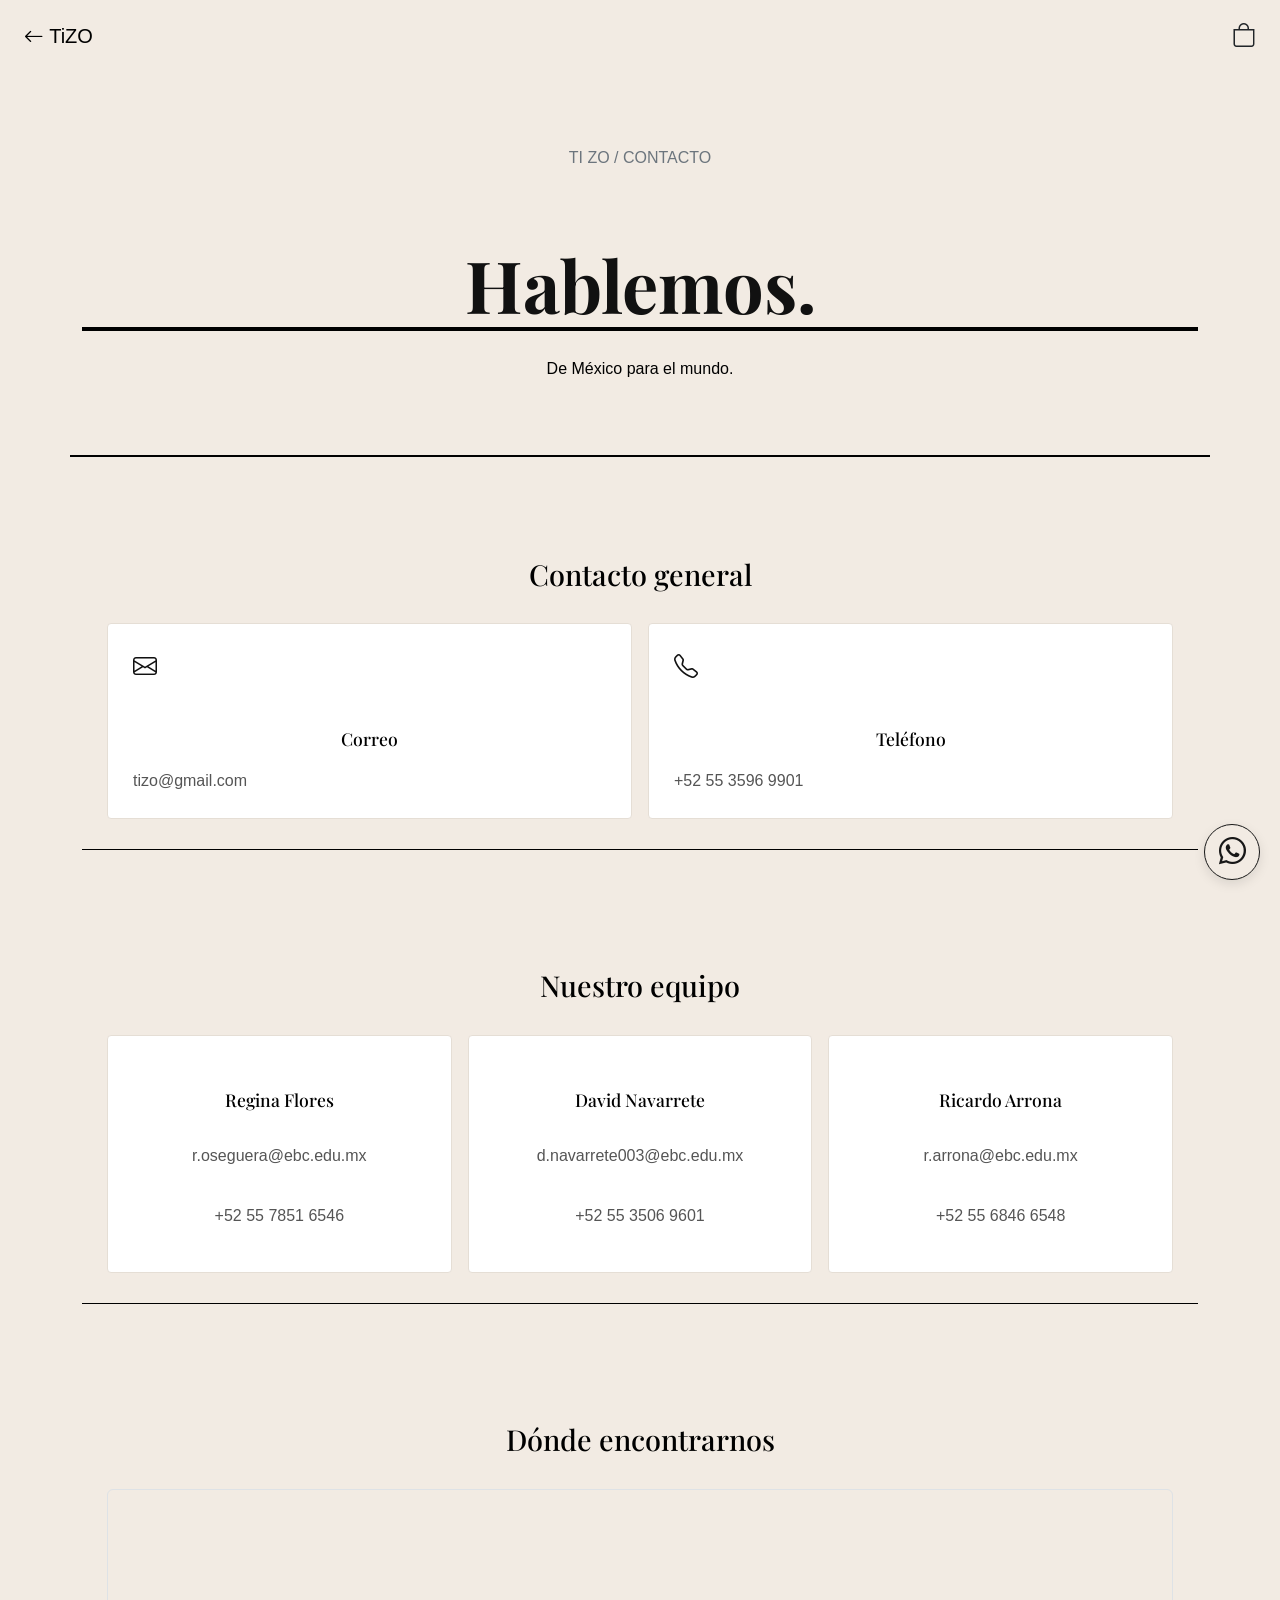
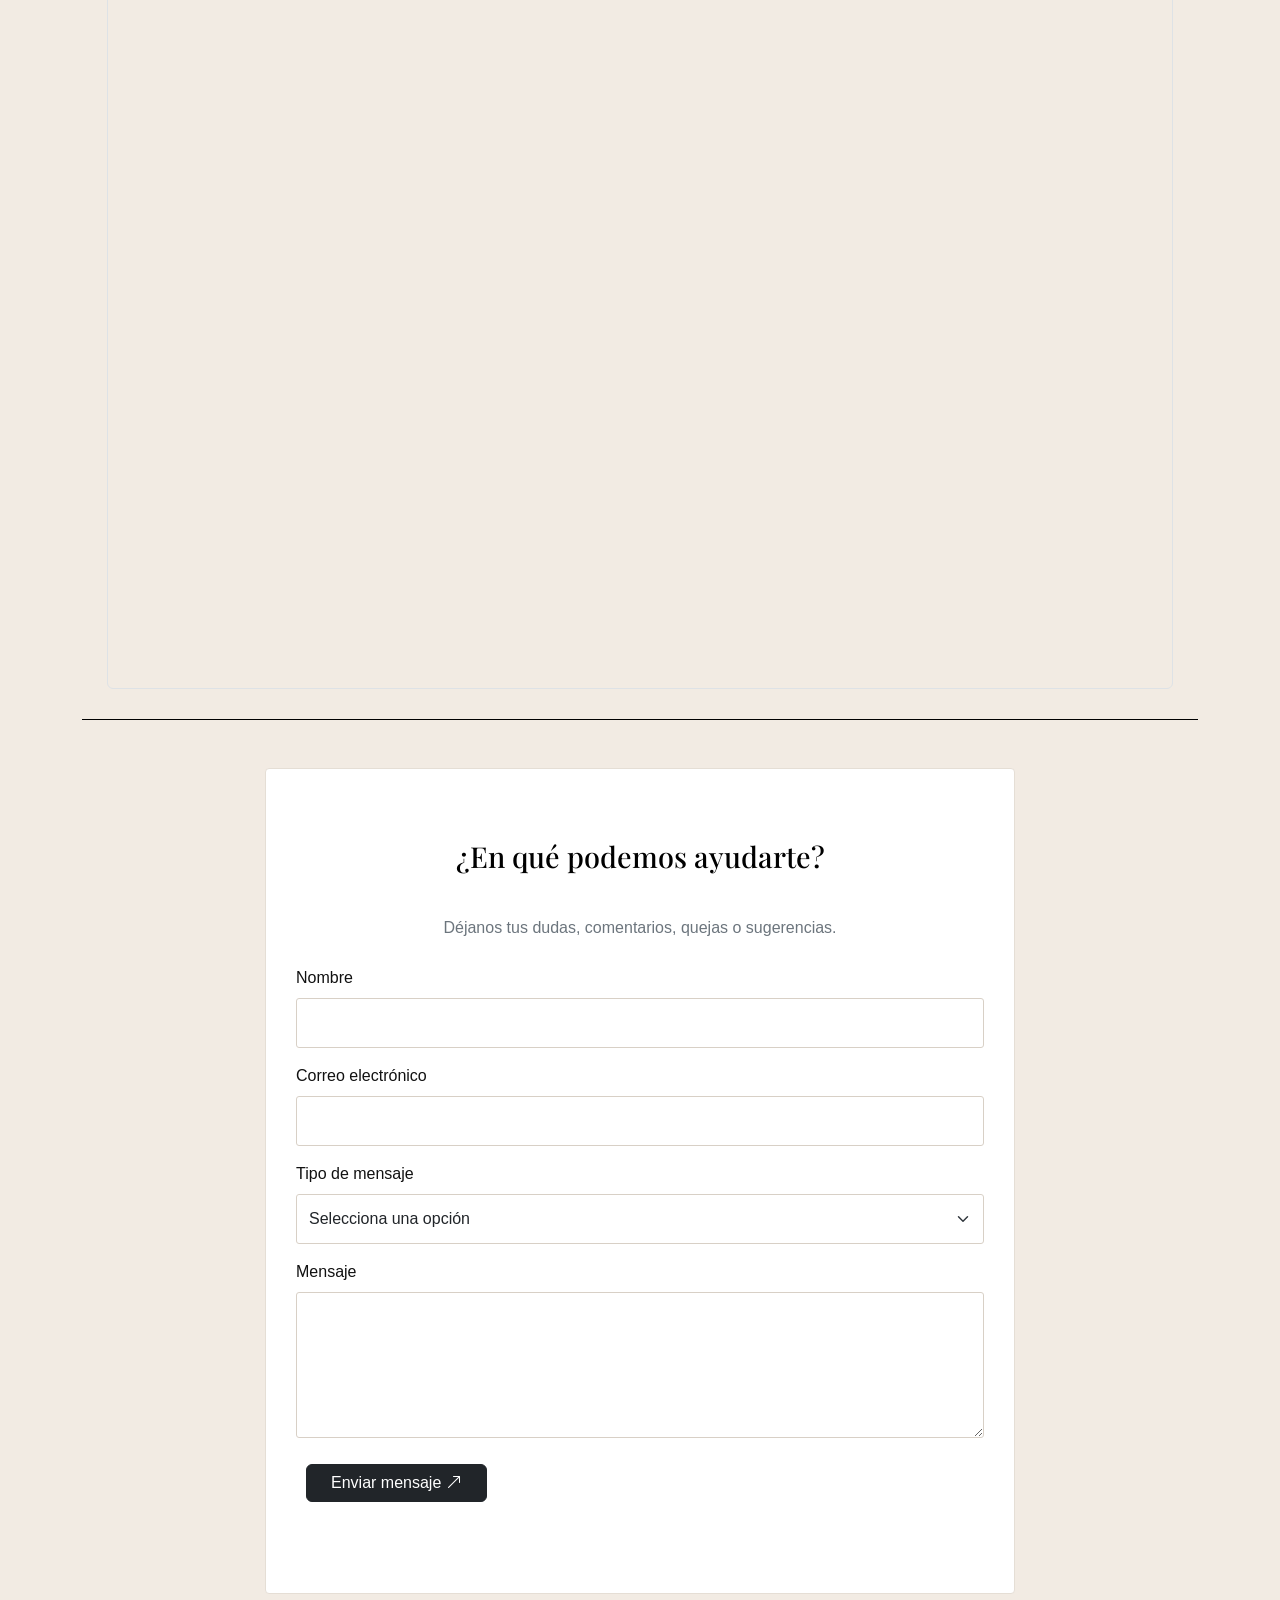
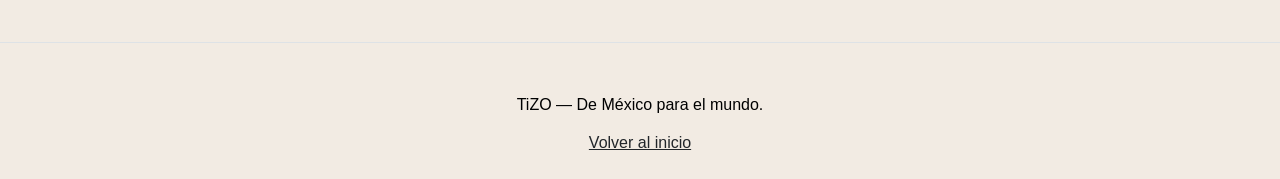
<file: contacto.html>
<!DOCTYPE html>
<html lang="es">

<head>
    <meta charset="UTF-8">
    <meta name="viewport" content="width=device-width, initial-scale=1.0">

    <title>Contacto | TiZO</title>

    <meta name="description" content="Contacta a TiZO para resolver dudas, compartir comentarios o enviar sugerencias sobre nuestra colección de playeras minimalistas.">

    <link href="https://cdn.jsdelivr.net/npm/bootstrap@5.3.0/dist/css/bootstrap.min.css" rel="stylesheet">
    <link href="https://cdn.jsdelivr.net/npm/bootstrap-icons@1.11.3/font/bootstrap-icons.min.css" rel="stylesheet">
    <link href="https://fonts.googleapis.com/css2?family=Playfair+Display:wght@400;500;700&display=swap" rel="stylesheet">
    <link rel="stylesheet" href="styles.css">
</head>

<body>

    <!-- BOTÓN FLOTANTE DE WHATSAPP -->
    <a
        href="https://wa.me/5215535069601"
        target="_blank"
        rel="noopener noreferrer"
        class="whatsapp-tizo"
        aria-label="Contactar a TiZO por WhatsApp"
        title="Contáctanos por WhatsApp"
    >
        <i class="bi bi-whatsapp" aria-hidden="true"></i>
    </a>

    <!-- MENÚ -->
    <nav class="navbar navbar-light px-4 py-3">
        <a class="navbar-brand" href="index.html">
            <i class="bi bi-arrow-left"></i> TiZO
        </a>

        <a href="carrito.html" class="text-dark fs-4" aria-label="Ver carrito">
            <i class="bi bi-bag"></i>
        </a>
    </nav>

    <!-- ENCABEZADO -->
    <header class="container text-center py-5">
        <p class="text-secondary">TI ZO / CONTACTO</p>
        <h1 class="titulo-contacto">Hablemos.</h1>
        <p>De México para el mundo.</p>
    </header>

    <main class="container pb-5">

        <!-- CONTACTO GENERAL -->
        <section class="mb-5">
            <h2 class="subtitulo-contacto">Contacto general</h2>

            <div class="row g-3">
                <div class="col-md-6">
                    <div class="tarjeta-contacto">
                        <i class="bi bi-envelope"></i>
                        <h3>Correo</h3>
                        <a href="mailto:tizo@gmail.com">tizo@gmail.com</a>
                    </div>
                </div>

                <div class="col-md-6">
                    <div class="tarjeta-contacto">
                        <i class="bi bi-telephone"></i>
                        <h3>Teléfono</h3>
                        <a href="tel:+525535069601">+52 55 3596 9901</a>
                    </div>
                </div>
            </div>
        </section>

        <!-- EQUIPO -->
        <section class="mb-5">
            <h2 class="subtitulo-contacto">Nuestro equipo</h2>

            <div class="row g-3">
                <div class="col-md-4">
                    <div class="tarjeta-contacto">
                        <h3>Regina Flores</h3>
                        <p>
                            <a href="mailto:regina123.O@gmail.com">r.oseguera@ebc.edu.mx</a>
                        </p>
                        <p>
                            <a href="tel:+525578516546">+52 55 7851 6546</a>
                        </p>
                    </div>
                </div>

                <div class="col-md-4">
                    <div class="tarjeta-contacto">
                        <h3>David Navarrete</h3>
                        <p>
                            <a href="mailto:dperz676@gmail.com">d.navarrete003@ebc.edu.mx</a>
                        </p>
                        <p>
                            <a href="tel:+525535069601">+52 55 3506 9601</a>
                        </p>
                    </div>
                </div>

                <div class="col-md-4">
                    <div class="tarjeta-contacto">
                        <h3>Ricardo Arrona</h3>
                        <p>
                            <a href="mailto:ricalejandro@outlook.com">r.arrona@ebc.edu.mx</a>
                        </p>
                        <p>
                            <a href="tel:+525568466548">+52 55 6846 6548</a>
                        </p>
                    </div>
                </div>
            </div>
        </section>

        <!-- UBICACIÓN -->
        <section class="mb-5">
            <h2 class="subtitulo-contacto">Dónde encontrarnos</h2>

            <div class="ratio ratio-4x3 rounded overflow-hidden border">
                <iframe
                    src="https://www.google.com/maps/embed?pb=!1m18!1m12!1m3!1d15061.120096311253!2d-99.23840091284177!3d19.313651500000006!2m3!1f0!2f0!3f0!3m2!1i1024!2i768!4f13.1!3m3!1m2!1s0x85cdffe7d3a57177%3A0xa5e7f58f3d63dfa!2sSalomon%20Artz%20Pedregal!5e0!3m2!1ses-419!2smx!4v1793116784225!5m2!1ses-419!2smx"
                    title="Ubicación de TiZO en Google Maps"
                    style="border: 0;"
                    allowfullscreen
                    loading="lazy"
                    referrerpolicy="strict-origin-when-cross-origin">
                </iframe>
            </div>
        </section>

        <!-- FORMULARIO CONECTADO A FORMSPREE -->
        <section class="formulario-contacto">
            <h2 class="subtitulo-contacto">¿En qué podemos ayudarte?</h2>

            <p class="text-secondary">
                Déjanos tus dudas, comentarios, quejas o sugerencias.
            </p>

            <form
                id="formContacto"
                action="https://formspree.io/f/mrpplrvn"
                method="POST">

                <!-- COPIA DEL MENSAJE A LOS INTEGRANTES -->
                <input
                    type="hidden"
                    name="_cc"
                    value="r.arrona@ebc.edu.mx, r.ozeguera@ebc.edu.mx">

                <!-- NOMBRE -->
                <div class="mb-3">
                    <label for="nombre" class="form-label">Nombre</label>
                    <input
                        type="text"
                        class="form-control"
                        id="nombre"
                        name="nombre"
                        autocomplete="name"
                        required>
                </div>

                <!-- CORREO ELECTRÓNICO -->
                <div class="mb-3">
                    <label for="correo" class="form-label">Correo electrónico</label>
                    <input
                        type="email"
                        class="form-control"
                        id="correo"
                        name="email"
                        autocomplete="email"
                        required>
                </div>

                <!-- TIPO DE MENSAJE -->
                <div class="mb-3">
                    <label for="tipo" class="form-label">Tipo de mensaje</label>

                    <select
                        class="form-select"
                        id="tipo"
                        name="tipo"
                        required>

                        <option value="">Selecciona una opción</option>
                        <option value="Duda">Duda</option>
                        <option value="Comentario">Comentario</option>
                        <option value="Queja">Queja</option>
                        <option value="Sugerencia">Sugerencia</option>
                        <option value="Pedido">Pedido</option>
                        <option value="Otro">Otro</option>
                    </select>
                </div>

                <!-- MENSAJE -->
                <div class="mb-3">
                    <label for="mensaje" class="form-label">Mensaje</label>
                    <textarea
                        class="form-control"
                        id="mensaje"
                        name="mensaje"
                        rows="5"
                        required></textarea>
                </div>

                <!-- BOTÓN DE ENVÍO -->
                <button type="submit" class="btn btn-dark px-4">
                    Enviar mensaje
                    <i class="bi bi-arrow-up-right"></i>
                </button>

            </form>
            <p id="estadoFormulario" class="mt-3 small" role="status" aria-live="polite"></p>
        </section>

    </main>

    <!-- PIE DE PÁGINA -->
    <footer class="text-center py-4 border-top">
        <p class="mb-1">TiZO — De México para el mundo.</p>
        <a href="index.html" class="text-dark">Volver al inicio</a>
    </footer>

    <!-- ENVÍO ASÍNCRONO: limpia el formulario únicamente si Formspree confirma el envío -->
    <script>
        const formulario = document.getElementById('formContacto');
        const estadoFormulario = document.getElementById('estadoFormulario');

        formulario.addEventListener('submit', async (evento) => {
            evento.preventDefault();
            const boton = formulario.querySelector('button[type="submit"]');
            const textoOriginal = boton.innerHTML;
            boton.disabled = true;
            boton.textContent = 'Enviando...';
            estadoFormulario.textContent = '';

            try {
                const respuesta = await fetch(formulario.action, {
                    method: 'POST',
                    body: new FormData(formulario),
                    headers: { 'Accept': 'application/json' }
                });

                if (respuesta.ok) {
                    formulario.reset();
                    estadoFormulario.textContent = '¡Gracias! Tu mensaje se envió correctamente.';
                    estadoFormulario.className = 'mt-3 small text-success';
                } else {
                    estadoFormulario.textContent = 'No se pudo enviar el mensaje. Inténtalo nuevamente.';
                    estadoFormulario.className = 'mt-3 small text-danger';
                }
            } catch (error) {
                estadoFormulario.textContent = 'Ocurrió un problema de conexión. Revisa tu internet e inténtalo otra vez.';
                estadoFormulario.className = 'mt-3 small text-danger';
            } finally {
                boton.disabled = false;
                boton.innerHTML = textoOriginal;
            }
        });
    </script>

    <!-- BOOTSTRAP -->
    <script src="https://cdn.jsdelivr.net/npm/bootstrap@5.3.0/dist/js/bootstrap.bundle.min.js"></script>

</body>
</html>
</file>
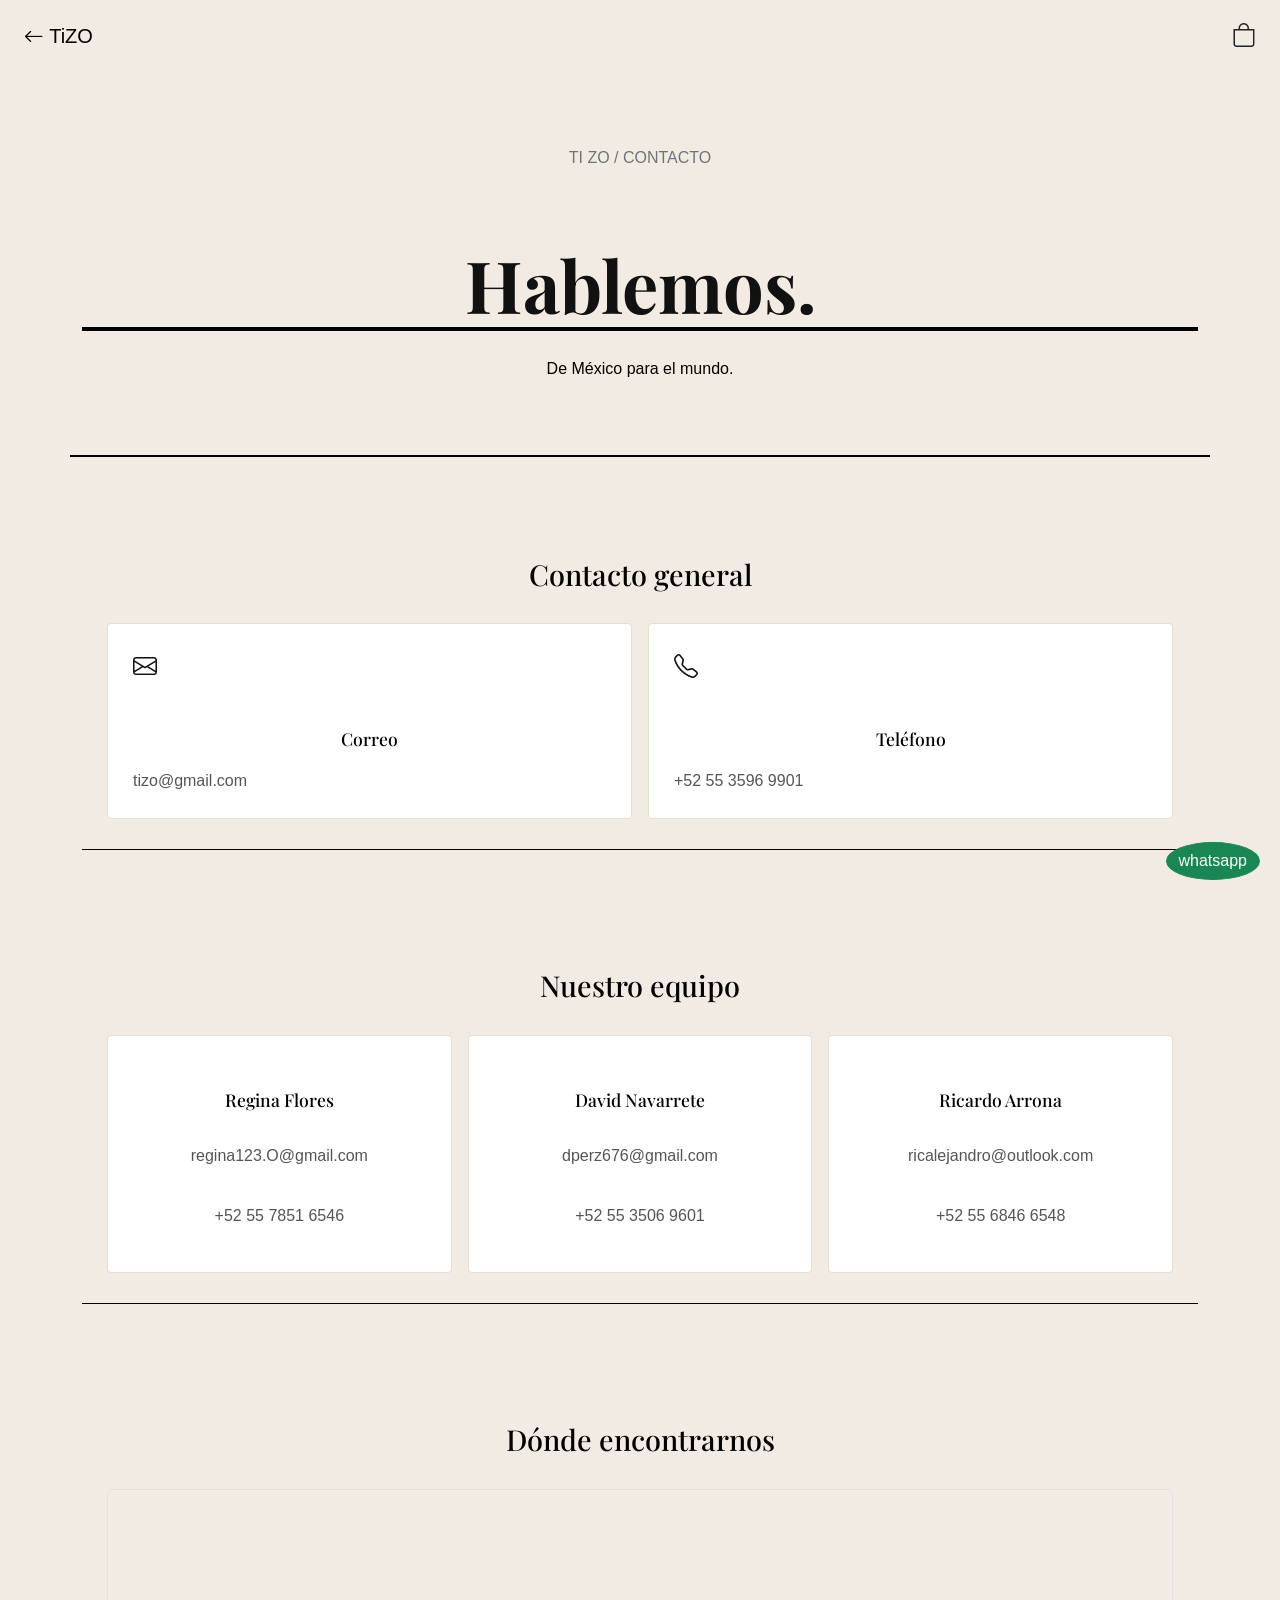
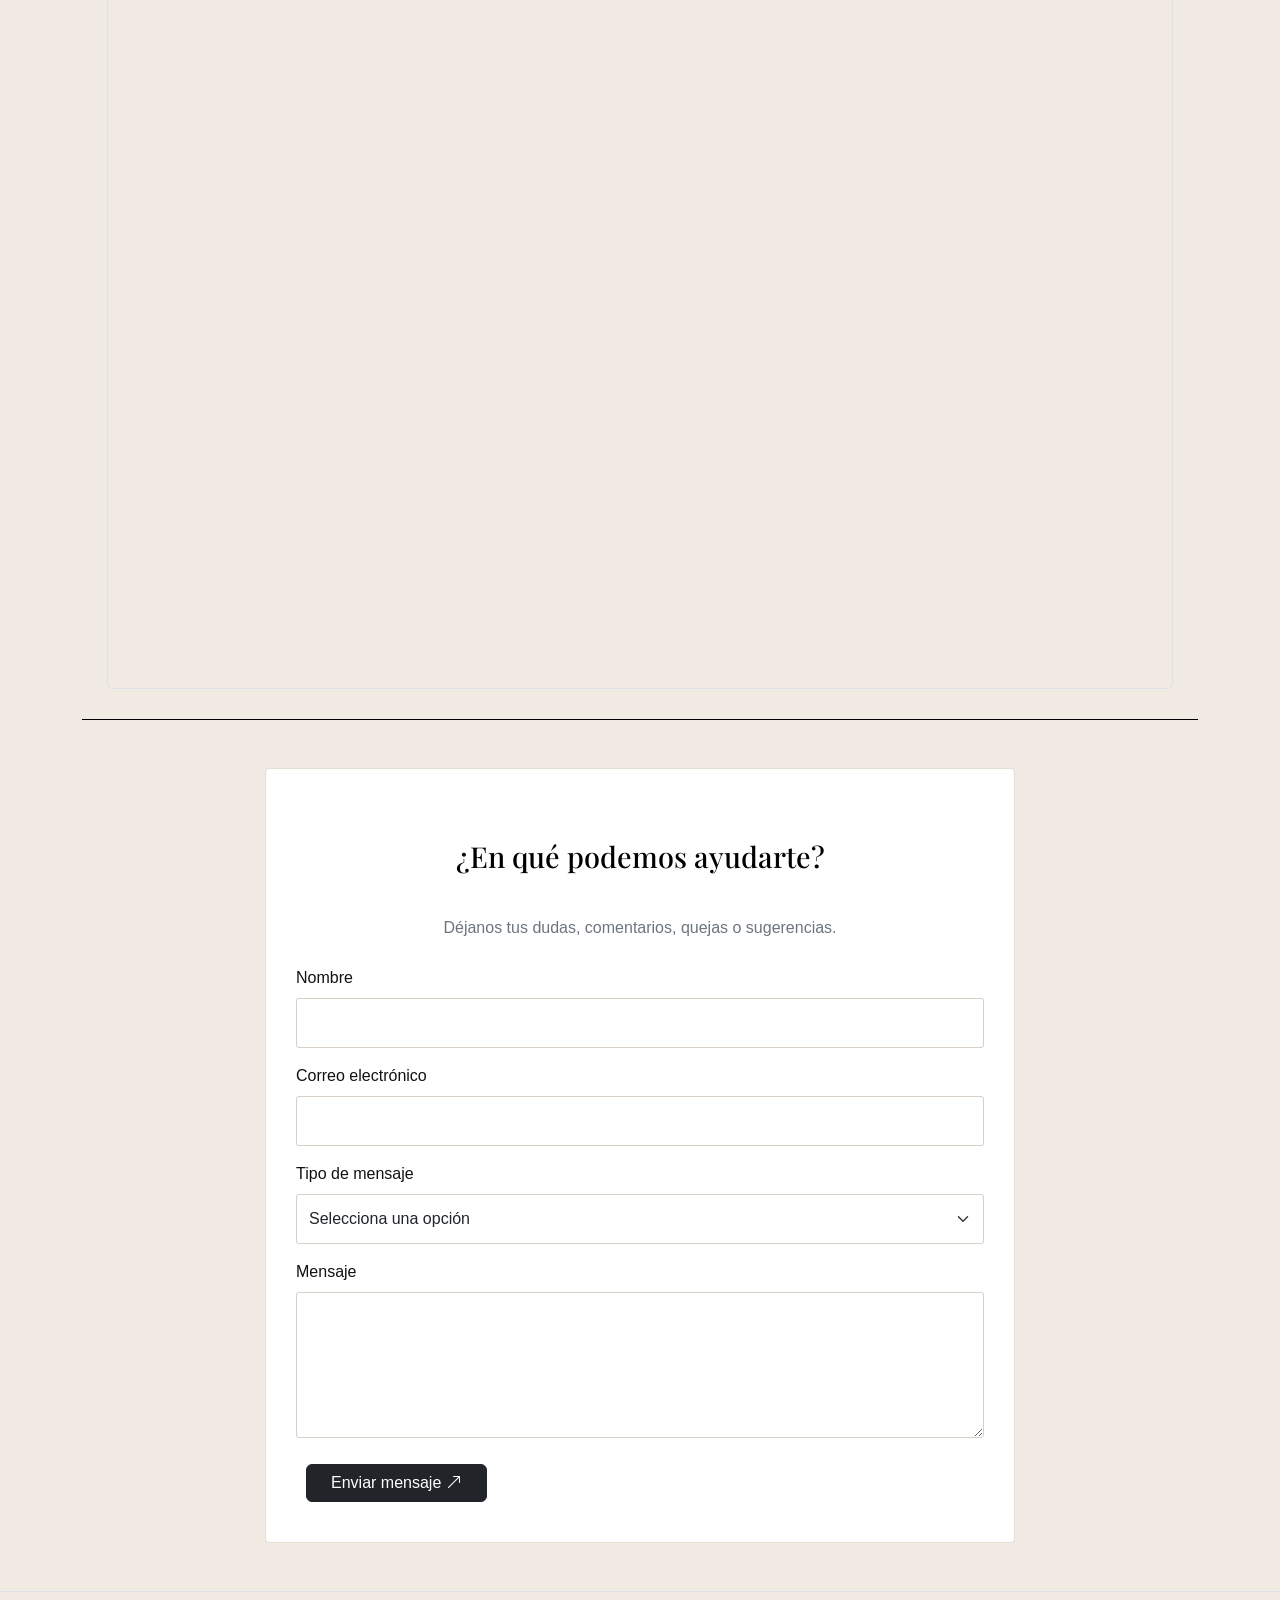
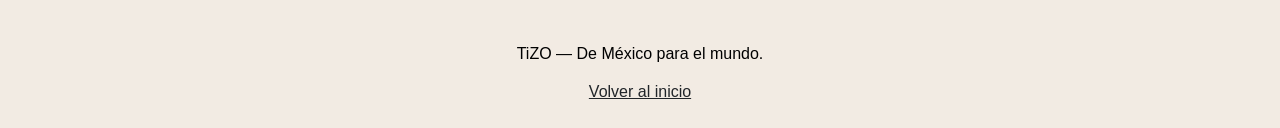
<file: contacto2.html>
<!DOCTYPE html>
<html lang="es">
<head>
    <meta charset="UTF-8">
    <meta name="viewport" content="width=device-width, initial-scale=1.0">

    <title>Contacto | TiZO</title>
    <meta name="description" content="Contacta a TiZO para resolver dudas, compartir comentarios o enviar sugerencias sobre nuestra colección de playeras minimalistas.">

    <link href="https://cdn.jsdelivr.net/npm/bootstrap@5.3.0/dist/css/bootstrap.min.css" rel="stylesheet">
    <link href="https://cdn.jsdelivr.net/npm/bootstrap-icons@1.11.3/font/bootstrap-icons.min.css" rel="stylesheet">
    <link href="https://fonts.googleapis.com/css2?family=Playfair+Display:wght@400;500;700&display=swap" rel="stylesheet">
    <link rel="stylesheet" href="styles.css">
</head>

<body>

    <!-- MENÚ -->
    <nav class="navbar navbar-light px-4 py-3">
        <a class="navbar-brand" href="index.html">
            <i class="bi bi-arrow-left"></i> TiZO
        </a>
        <a href="carrito.html" class="text-dark fs-4">
            <i class="bi bi-bag"></i>
        </a>
    </nav>

    <header class="container text-center py-5">
        <p class="text-secondary">TI ZO / CONTACTO</p>
        <h1 class="titulo-contacto">Hablemos.</h1>
        <p>De México para el mundo.</p>
    </header>

    <main class="container pb-5">

        <section class="mb-5">
            <h2 class="subtitulo-contacto">Contacto general</h2>

            <div class="row g-3">
                <div class="col-md-6">
                    <div class="tarjeta-contacto">
                        <i class="bi bi-envelope"></i>
                        <h3>Correo</h3>
                        <a href="mailto:dperz676@gmail.com">tizo@gmail.com</a>
                    </div>
                </div>

                <div class="col-md-6">
                    <div class="tarjeta-contacto">
                        <i class="bi bi-telephone"></i>
                        <h3>Teléfono</h3>
                        <a href="tel:+525535069601">+52 55 3596 9901</a>
                    </div>
                </div>
            </div>
        </section>

        <!-- EQUIPO -->
        <section class="mb-5">
            <h2 class="subtitulo-contacto">Nuestro equipo</h2>

            <div class="row g-3">
                <div class="col-md-4">
                    <div class="tarjeta-contacto">
                        <h3>Regina Flores</h3>
                        <p><a href="mailto:regina123.O@gmail.com">regina123.O@gmail.com</a></p>
                        <p><a href="tel:+525578516546">+52 55 7851 6546</a></p>
                    </div>
                </div>

                <div class="col-md-4">
                    <div class="tarjeta-contacto">
                        <h3>David Navarrete</h3>
                        <p><a href="mailto:dperz676@gmail.com">dperz676@gmail.com</a></p>
                        <p><a href="tel:+525535069601">+52 55 3506 9601</a></p>
                    </div>
                </div>

                <div class="col-md-4">
                    <div class="tarjeta-contacto">
                        <h3>Ricardo Arrona</h3>
                        <p><a href="mailto:ricalejandro@outlook.com">ricalejandro@outlook.com</a></p>
                        <p><a href="tel:+525568466548">+52 55 6846 6548</a></p>
                    </div>
                </div>
            </div>
        </section>

        <!-- UBICACIÓN -->
        <section class="mb-5">
            <h2 class="subtitulo-contacto">Dónde encontrarnos</h2>

            <div class="ratio ratio-4x3 rounded overflow-hidden border">
                <iframe src="https://www.google.com/maps/embed?pb=!1m18!1m12!1m3!1d470.52780309591003!2d-99.20374666427938!3d19.359519439855674!2m3!1f0!2f0!3f0!3m2!1i1024!2i768!4f13.1!3m3!1m2!1s0x85d1ff8af69bbd53%3A0x159a2d6e35807ac0!2sPreparatoria%20CUAM%20CDMX!5e0!3m2!1ses-419!2smx!4v1793115460059!5m2!1ses-419!2smx"
                    title="Ubicación de TiZO en Google Maps"
                    style="border:0;"
                    allowfullscreen=""
                    loading="lazy"
                    referrerpolicy="strict-origin-when-cross-origin"></iframe>
            </div>
        </section>

        <section class="formulario-contacto">
            <h2 class="subtitulo-contacto">¿En qué podemos ayudarte?</h2>
            <p class="text-secondary">Déjanos tus dudas, comentarios, quejas o sugerencias.</p>

            <form id="formContacto">
                <div class="mb-3">
                    <label for="nombre" class="form-label">Nombre</label>
                    <input type="text" class="form-control" id="nombre" required>
                </div>

                <div class="mb-3">
                    <label for="correo" class="form-label">Correo electrónico</label>
                    <input type="email" class="form-control" id="correo" required>
                </div>

                <div class="mb-3">
                    <label for="tipo" class="form-label">Tipo de mensaje</label>
                    <select class="form-select" id="tipo" required>
                        <option value="">Selecciona una opción</option>
                        <option>Duda</option>
                        <option>Comentario</option>
                        <option>Queja</option>
                        <option>Sugerencia</option>
                        <option>Pedido</option>
                        <option>Otro</option>
                    </select>
                </div>

                <div class="mb-3">
                    <label for="mensaje" class="form-label">Mensaje</label>
                    <textarea class="form-control" id="mensaje" rows="5" required></textarea>
                </div>

                <button type="submit" class="btn btn-dark px-4">
                    Enviar mensaje <i class="bi bi-arrow-up-right"></i>
                </button>
       
            </form>
                       <a href="https://wa.me/5215535069601"
        target="_blank"
        style="position:fixed; bottom:20px; right:20px; z-index:999;"
        class="btn btn-success btn-ig rounded-circle">
        <i class="bi bi—whatsapp"></i>whatsapp 
    </a>
        
        </section>

    </main>

    <!-- PIE DE PÁGINA -->
    <footer class="text-center py-4 border-top">
        <p class="mb-1">TiZO — De México para el mundo.</p>
        <a href="index.html" class="text-dark">Volver al inicio</a>
    </footer>

    <!-- FUNCIONAMIENTO DEL FORMULARIO -->
    <script>
        document.getElementById("formContacto").addEventListener("submit", function(event) {
            event.preventDefault();

            const nombre = document.getElementById("nombre").value.trim();
            const correo = document.getElementById("correo").value.trim();
            const tipo = document.getElementById("tipo").value;
            const mensaje = document.getElementById("mensaje").value.trim();

            const asunto = encodeURIComponent("TiZO - " + tipo);
            const cuerpo = encodeURIComponent(
                "Nombre: " + nombre + "\n" +
                "Correo: " + correo + "\n" +
                "Tipo de mensaje: " + tipo + "\n\n" +
                "Mensaje:\n" + mensaje
            );

            window.location.href =
                "mailto:dperz676@gmail.com?subject=" + asunto + "&body=" + cuerpo;
        });
    </script>

    <script src="https://cdn.jsdelivr.net/npm/bootstrap@5.3.0/dist/js/bootstrap.bundle.min.js"></script>

</body>
</html>
</file>
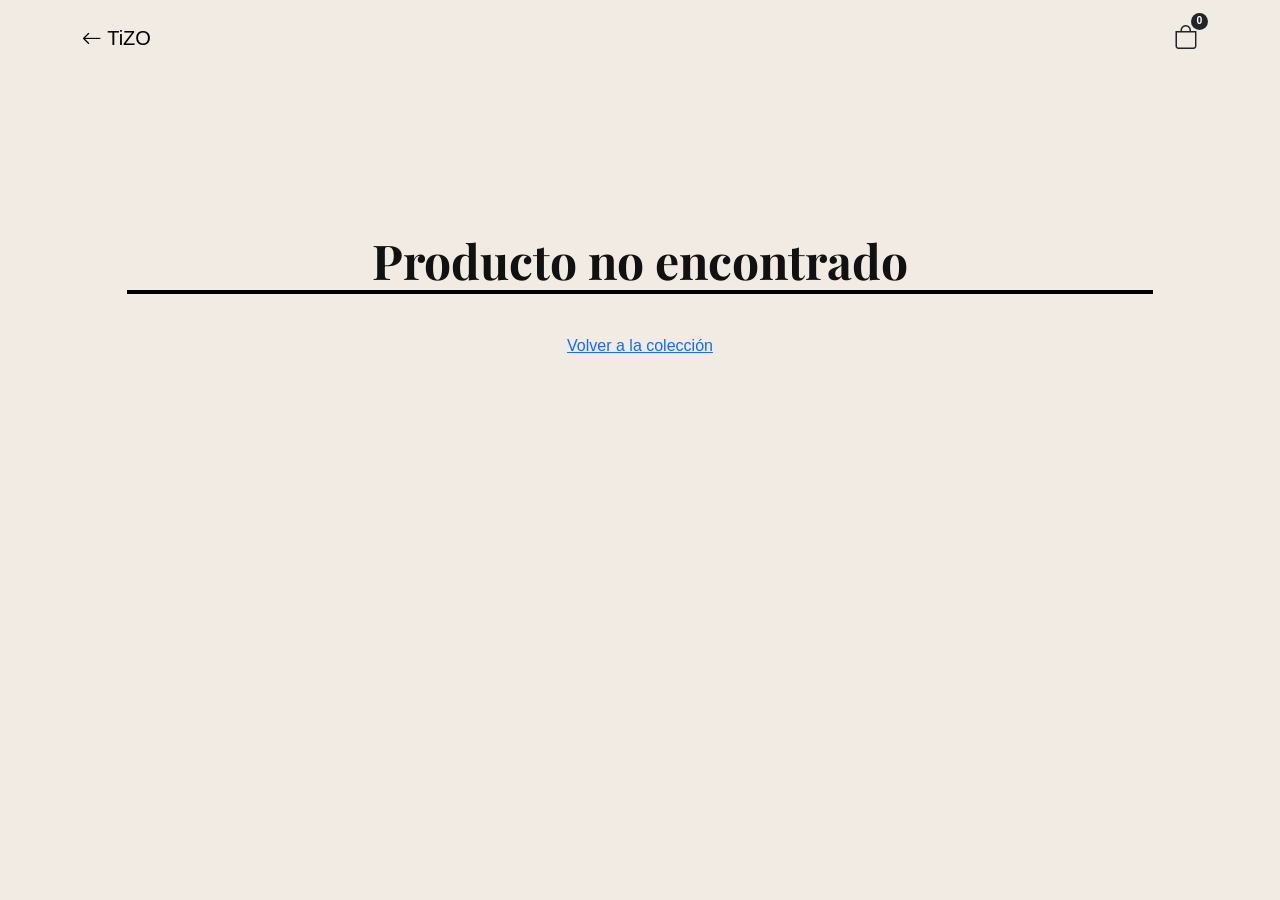
<file: producto.html>
<!DOCTYPE html>
<html lang="es">
<head>
    <meta charset="UTF-8">
    <meta name="viewport" content="width=device-width, initial-scale=1.0">
    <title>Producto | TiZO</title>
    <meta name="description" content="Descubre los detalles de cada playera TiZO y agrégala a tu carrito.">
    <link href="https://cdn.jsdelivr.net/npm/bootstrap@5.3.0/dist/css/bootstrap.min.css" rel="stylesheet">
    <link href="https://cdn.jsdelivr.net/npm/bootstrap-icons@1.11.3/font/bootstrap-icons.min.css" rel="stylesheet">
    <link href="https://fonts.googleapis.com/css2?family=Playfair+Display:wght@400;500;700&display=swap" rel="stylesheet">
    <link rel="stylesheet" href="styles.css">
    <style>
        .detalle-producto { max-width: 1050px; margin: 3rem auto; }
        .detalle-imagen { width: 100%; max-height: 680px; object-fit: contain; background: #f7f5f1; border-radius: 8px; }
        .detalle-info { padding: clamp(1rem, 4vw, 3rem); }
        .detalle-precio { font-size: 1.35rem; font-weight: 600; }
        .btn-tizo { background: #171717; color: white; border-radius: 0; padding: .85rem 1.5rem; }
        .btn-tizo:hover { background: #393939; color: white; }
    </style>
</head>
<body>
    <nav class="navbar navbar-tizo">        <div class="container">
        <a class="navbar-brand" href="index.html"><i class="bi bi-arrow-left"></i> TiZO</a>
        <a href="carrito.html" class="text-dark fs-4 position-relative" aria-label="Ver carrito">
            <i class="bi bi-bag"></i><span id="contadorCarrito" class="badge bg-dark">0</span>
        </a>
    </nav>

    <main class="container detalle-producto">
        <div class="row g-4 align-items-center">
            <div class="col-12 col-md-7"><img id="productoImagen" class="detalle-imagen" src="" alt=""></div>
            <section class="col-12 col-md-5 detalle-info">
                <p class="text-secondary mb-2">TIZO / CLOTHING</p>
                <h1 id="productoNombre" class="mb-3"></h1>
                <p id="productoPrecio" class="detalle-precio mb-4"></p>
                <p class="text-secondary">Una pieza TiZO para expresar tu estilo todos los días.</p>
                <div class="mb-3">
                    <label for="talla" class="form-label">Selecciona tu talla</label>
                    <select id="talla" class="form-select" required>
                        <option value="">Elige una talla</option><option>CH</option><option>M</option><option>G</option><option>EG</option>
                    </select>
                </div>
                <div class="mb-4">
                    <label for="cantidad" class="form-label">Cantidad</label>
                    <input id="cantidad" type="number" class="form-control" min="1" max="10" value="1">
                </div>
                <button id="agregarCarrito" class="btn btn-tizo w-100" type="button">Agregar al carrito <i class="bi bi-bag-plus ms-2"></i></button>
                <p id="mensajeCarrito" class="small mt-3" role="status" aria-live="polite"></p>
                <a href="index.html" class="text-secondary small">← Seguir explorando</a>
            </section>
        </div>
    </main>

    <script>
        const productos = [
            { id: 1, nombre: 'Red Velvet', imagen: 'red.jpg', precio: 450 },
            { id: 2, nombre: 'OnioN', imagen: 'FRPlayere.jpg', precio: 400 },
            { id: 3, nombre: 'VAES', imagen: 'imagen3.jpg', precio: 350 },
            { id: 4, nombre: 'BoAT', imagen: 'boat.jpeg', precio: 400 },
            { id: 5, nombre: 'anaId', imagen: 'anotherone.jpeg', precio: 400 },
            { id: 6, nombre: 'TTc', imagen: 'teniscourt.jpeg', precio: 400 },
            { id: 7, nombre: 'TequiLA', imagen: 'tequila.jpeg', precio: 400 },
            { id: 8, nombre: 'AaroN', imagen: 'swigd.jpeg', precio: 400 },
            { id: 9, nombre: 'Txas Boy', imagen: 'resi.jpeg', precio: 400 }
        ];
        const id = Number(new URLSearchParams(window.location.search).get('id'));
        const producto = productos.find(item => item.id === id);
        const formatoPrecio = precio => precio.toLocaleString('es-MX', { style: 'currency', currency: 'MXN', maximumFractionDigits: 0 });

        if (!producto) {
            document.querySelector('main').innerHTML = '<div class="text-center py-5"><h1>Producto no encontrado</h1><a href="index.html">Volver a la colección</a></div>';
        } else {
            document.title = producto.nombre + ' | TiZO';
            document.getElementById('productoNombre').textContent = producto.nombre;
            document.getElementById('productoImagen').src = producto.imagen;
            document.getElementById('productoImagen').alt = 'Playera ' + producto.nombre;
            document.getElementById('productoPrecio').textContent = formatoPrecio(producto.precio);
            document.getElementById('agregarCarrito').addEventListener('click', () => {
                const talla = document.getElementById('talla').value;
                const cantidad = Number(document.getElementById('cantidad').value);
                const mensaje = document.getElementById('mensajeCarrito');
                if (!talla) { mensaje.textContent = 'Selecciona una talla antes de continuar.'; return; }
                if (!Number.isInteger(cantidad) || cantidad < 1 || cantidad > 10) { mensaje.textContent = 'Elige una cantidad entre 1 y 10.'; return; }
                const carrito = JSON.parse(localStorage.getItem('tizoCarrito') || '[]');
                const existente = carrito.find(item => item.id === producto.id && item.talla === talla);
                if (existente) existente.cantidad += cantidad;
                else carrito.push({ ...producto, talla, cantidad });
                localStorage.setItem('tizoCarrito', JSON.stringify(carrito));
                actualizarContador();
                mensaje.textContent = '¡Listo! La playera se agregó a tu carrito.';
            });
        }
        function actualizarContador() {
            const carrito = JSON.parse(localStorage.getItem('tizoCarrito') || '[]');
            document.getElementById('contadorCarrito').textContent = carrito.reduce((total, item) => total + Number(item.cantidad || 1), 0);
        }
        actualizarContador();
    </script>
</body>
</html>
</file>
<file: styles.css>
/* ========================================
   TIZO — ESTILOS GENERALES
======================================== */

* {
    box-sizing: border-box;
}

body {
    background-color: #f2ebe3;
    margin: 0;
    padding: 0;
    color: #111;
    font-family: Arial, Helvetica, sans-serif;
}

/* Títulos principales */

h1 {
    font-weight: 700;
    font-family: "Playfair Display", serif;
    text-align: center;
    font-size: 48px;
    margin: 60px 0 40px;
    border-bottom: 4px solid #000;
}

/* Títulos secundarios */

h2 {
    color: black;
    text-align: center;
    font-family: "Playfair Display", serif;
    margin: 30px 0 15px;
    padding: 10px 20px;
}

/* Títulos terciarios */

h3 {
    color: black;
    text-align: center;
    font-family: "Playfair Display", serif;
    margin: 20px 0 10px;
    padding: 8px 15px;
}

/* Párrafos */

p {
    color: black;
    text-align: center;
    font-family: Arial, Helvetica, sans-serif;
    margin: 15px auto;
    padding: 10px 20px;
    line-height: 1.6;
    max-width: 900px;
}

/* Secciones generales */

section {
    margin: 30px 0;
    padding: 30px 25px;
    border-bottom: 1px solid #000;
}

/* Encabezado */

header {
    margin: 0;
    padding: 20px 30px;
    border-bottom: 2px solid #000;
    background-color: #f2ebe3;
}

/* Banner principal */

.banner {
    margin: 25px 0;
    padding: 20px;
    border: 1px solid #000;
    background-color: #000;
}

/* Catálogo */

.catalogo {
    margin: 40px auto;
    padding: 30px;
    border: 1px solid #000;
}

/* Cuadrícula de productos */

.productos {
    display: grid;
    grid-template-columns: repeat(3, 1fr);
    gap: 25px;
    margin-top: 30px;
}

/* Productos */

.producto {
    background-color: #000;
    color: #f2ebe3;
    padding: 20px;
    margin: 0;
    border: 1px solid #333;
}

/* Imágenes de productos */

.producto img {
    width: 100%;
    display: block;
    margin-bottom: 15px;
    border: 1px solid #f2ebe3;
}

/* Texto dentro de productos */

.producto p {
    color: #f2ebe3;
    margin: 10px 0;
    padding: 5px;
}

/* Botones generales */

button {
    margin: 10px;
    padding: 12px 20px;
    border: 1px solid #000;
    background-color: #000;
    color: #f2ebe3;
    font-family: Arial, Helvetica, sans-serif;
    cursor: pointer;
}

button:hover {
    background-color: #f2ebe3;
    color: #000;
}

/* ========================================
   NAVEGACIÓN
======================================== */

.navbar {
    background-color: #f2ebe3;
    padding: 18px 0;
}

.navbar .container {
    display: flex;
    align-items: center;
    justify-content: space-between;
}

.logo {
    font-family: "Angelica", serif;
    font-size: 32px;
    color: #111;
    text-decoration: none;
    margin: 0 auto;
}

.icon-btn,
.nav-icons a {
    color: #111;
    font-size: 23px;
    text-decoration: none;
}

.icon-btn {
    background: none;
    border: none;
    padding: 0;
    cursor: pointer;
}

.nav-icons {
    display: flex;
    align-items: center;
    gap: 20px;
}

/* Menú lateral TiZO */

.offcanvas {
    background-color: #f2ebe3;
    color: #111;
    border-right: 1px solid #d8cfc3;
}

.offcanvas-title {
    font-family: "Playfair Display", serif;
    font-size: 28px;
    color: #111;
}

.menu-tizo {
    display: flex;
    flex-direction: column;
    gap: 0;
}

.menu-tizo a {
    display: block;
    padding: 16px 0;
    color: #111;
    text-decoration: none;
    font-family: Arial, Helvetica, sans-serif;
    font-size: 15px;
    border-bottom: 1px solid #d8cfc3;
    transition: color 0.2s ease;
}

.menu-tizo a:hover {
    color: #bb8649;
}

/* ========================================
   COLECCIÓN TIZO
======================================== */

.producto-img {
    display: block;
    width: 100%;
    aspect-ratio: 4 / 5;
    object-fit: cover;
    background-color: #e9e2d9;
}

.badge-tizo {
    background-color: #171717;
    color: #f2ebe3;
    border-radius: 2px;
    padding: 8px 12px;
    font-size: 10px;
    font-weight: 400;
    letter-spacing: 1.5px;
    text-transform: uppercase;
}

.producto-card {
    border: none;
    border-radius: 0;
    background: transparent;
}

.producto-card .card-body {
    padding: 16px 0;
}

.producto-card .card-title {
    font-family: "Playfair Display", serif;
    font-size: 20px;
    font-weight: 400;
    margin-bottom: 8px;
}

.producto-precio {
    color: #777;
    font-size: 14px;
    margin-bottom: 0;
}

/* Flechas del carrusel */

.btn-carrusel {
    width: 42px;
    height: 42px;
    border: 1px solid #d8cfc3;
    background: transparent;
    color: #171717;
    display: flex;
    align-items: center;
    justify-content: center;
    transition: background-color 0.2s ease, color 0.2s ease;
}

.btn-carrusel:hover {
    background-color: #171717;
    color: #f2ebe3;
}

/* Transición del carrusel */

#carruselTiZO .carousel-item {
    transition: transform 0.6s ease-in-out;
}

/* ========================================
   CONTACTO TIZO
======================================== */

.titulo-contacto {
    font-family: "Playfair Display", serif;
    font-size: clamp(2.8rem, 6vw, 4.5rem);
    margin-bottom: 15px;
}

.subtitulo-contacto {
    font-family: "Playfair Display", serif;
    font-size: 1.8rem;
    margin-bottom: 22px;
}

.tarjeta-contacto {
    height: 100%;
    padding: 25px;
    background: #fff;
    border: 1px solid #e5ded5;
    border-radius: 4px;
}

.tarjeta-contacto i {
    font-size: 1.5rem;
    margin-bottom: 15px;
    display: inline-block;
}

.tarjeta-contacto h3 {
    font-size: 1.1rem;
    margin-bottom: 12px;
}

.tarjeta-contacto p {
    margin-bottom: 8px;
    overflow-wrap: anywhere;
}

.tarjeta-contacto a {
    color: #555;
    text-decoration: none;
}

.tarjeta-contacto a:hover {
    color: #000;
    text-decoration: underline;
}

.formulario-contacto {
    max-width: 750px;
    margin: 0 auto;
    padding: 30px;
    background: #fff;
    border: 1px solid #e5ded5;
    border-radius: 4px;
}

.formulario-contacto .form-control,
.formulario-contacto .form-select {
    padding: 12px;
    border-color: #d8d0c6;
    border-radius: 3px;
}

.formulario-contacto .form-control:focus,
.formulario-contacto .form-select:focus {
    border-color: #777;
    box-shadow: none;
}

/* ========================================
   TIZO — CLOTHING
======================================== */

.portada-clothing {
    padding-top: 75px;
    padding-bottom: 65px;
    text-align: center;
}

.portada-clothing h1 {
    font-family: "Playfair Display", serif;
    font-size: clamp(3rem, 7vw, 5rem);
    margin: 12px 0;
}

.portada-clothing > p:last-child {
    color: #777;
}

.etiqueta-clothing {
    color: #888;
    font-size: 0.72rem;
    letter-spacing: 2px;
}

.encabezado-coleccion {
    display: flex;
    align-items: end;
    justify-content: space-between;
    gap: 20px;
    margin-bottom: 25px;
}

.encabezado-coleccion h2,
.guia-tallas h2 {
    font-family: "Playfair Display", serif;
    font-size: 2rem;
}

.encabezado-coleccion p,
.texto-medidas {
    color: #777;
    margin-bottom: 0;
}

#totalProductos {
    color: #777;
    font-size: 0.85rem;
    white-space: nowrap;
}

/* Buscador y filtros */

.filtros-clothing {
    display: flex;
    gap: 12px;
    margin-bottom: 30px;
}

.buscador-clothing {
    display: flex;
    align-items: center;
    gap: 10px;
    flex: 1;
    padding: 0 14px;
    background: #fff;
    border: 1px solid #ded8d0;
}

.buscador-clothing input {
    width: 100%;
    padding: 12px 0;
    border: none;
    outline: none;
    background: transparent;
}

.filtros-clothing > select {
    min-width: 180px;
    padding: 12px;
    border: 1px solid #ded8d0;
    background: #fff;
}

/* Tarjetas de productos */

.producto-clothing {
    height: 100%;
    background: #fff;
}

.imagen-producto {
    position: relative;
    overflow: hidden;
    background: #ebe7e1;
    aspect-ratio: 4 / 5;
}

.imagen-producto img {
    display: block;
    width: 100%;
    height: 100%;
    object-fit: cover;
    transition: transform 0.4s ease;
}

.producto-clothing:hover .imagen-producto img {
    transform: scale(1.03);
}

/* Favoritos */

.btn-favorito {
    position: absolute;
    top: 12px;
    right: 12px;
    display: grid;
    place-items: center;
    width: 38px;
    height: 38px;
    border: none;
    border-radius: 50%;
    background: rgba(255, 255, 255, 0.92);
    color: #171717;
    font-size: 1.1rem;
}

.btn-favorito[aria-pressed="true"] {
    color: #8b2929;
}

/* Información del producto */

.info-producto {
    padding: 18px 14px 20px;
}

.categoria-producto {
    margin-bottom: 5px;
    color: #888;
    font-size: 0.72rem;
    letter-spacing: 1px;
    text-transform: uppercase;
}

.info-producto h3 {
    margin-bottom: 7px;
    font-family: "Playfair Display", serif;
    font-size: 1.25rem;
}

.precio-producto {
    margin-bottom: 16px;
    font-size: 0.95rem;
}

.info-producto label {
    display: block;
    margin-bottom: 6px;
    font-size: 0.8rem;
    color: #666;
}

.select-talla {
    width: 100%;
    padding: 9px;
    margin-bottom: 12px;
    border: 1px solid #ded8d0;
    background: #fff;
}

/* Botón para agregar al carrito */

.btn-agregar {
    width: 100%;
    padding: 11px 8px;
    border: 1px solid #171717;
    background: #171717;
    color: #fff;
    font-size: 0.85rem;
    transition: background-color 0.2s, color 0.2s;
}

.btn-agregar:hover {
    background: #fff;
    color: #171717;
}

/* Contador del carrito */

.icono-carrito {
    position: relative;
}

#contadorCarrito {
    position: absolute;
    top: -7px;
    right: -10px;
    display: grid;
    place-items: center;
    min-width: 17px;
    height: 17px;
    padding: 0 4px;
    border-radius: 50%;
    background: #171717;
    color: #fff;
    font-size: 0.65rem;
}

/* Guía de tallas */

.guia-tallas {
    background: #ebe5dc;
    margin-top: 20px;
}

.guia-tallas h2 {
    margin-bottom: 12px;
}

.tabla-tallas {
    height: 100%;
    padding: 22px;
    background: #fff;
}

.tabla-tallas h3 {
    margin-bottom: 18px;
    font-family: "Playfair Display", serif;
    font-size: 1.25rem;
}

.tabla-tallas .table {
    margin-bottom: 0;
    font-size: 0.85rem;
}

.tabla-tallas .table th {
    font-weight: 500;
    color: #777;
}

.tabla-tallas .table > :not(caption) > * > * {
    padding: 10px 5px;
}

/* Pie de página */

.footer-clothing {
    border-top: 1px solid #ded8d0;
}

.footer-clothing a {
    margin: 0 12px;
    color: #333;
    text-decoration: none;
    font-size: 0.9rem;
}

.footer-clothing a:hover {
    text-decoration: underline;
}

/* ========================================
   TIZO — CARRITO
======================================== */

.carrito-pagina {
    padding-top: 55px;
    padding-bottom: 70px;
}

.encabezado-carrito {
    text-align: center;
    padding: 25px 0 55px;
}

.etiqueta-carrito {
    color: #888;
    font-size: 0.72rem;
    letter-spacing: 2px;
}

.encabezado-carrito h1 {
    font-family: "Playfair Display", serif;
    font-size: clamp(2.8rem, 6vw, 4.5rem);
    margin: 12px 0;
}

.encabezado-carrito > p:last-child {
    color: #777;
}

/* Encabezado de la lista */

.titulo-lista-carrito {
    display: flex;
    justify-content: space-between;
    align-items: center;
    gap: 15px;
    padding-bottom: 18px;
    border-bottom: 1px solid #ded8d0;
}

.titulo-lista-carrito h2,
.resumen-carrito h2,
.encabezado-recomendaciones h2 {
    font-family: "Playfair Display", serif;
    font-size: 1.7rem;
}

.titulo-lista-carrito a,
.encabezado-recomendaciones > a {
    color: #333;
    font-size: 0.85rem;
    text-decoration: none;
}

.titulo-lista-carrito a:hover,
.encabezado-recomendaciones > a:hover {
    text-decoration: underline;
}

/* Productos del carrito */

.producto-carrito {
    display: grid;
    grid-template-columns: 115px minmax(0, 1fr) auto;
    align-items: center;
    gap: 20px;
    padding: 22px 0;
    border-bottom: 1px solid #ded8d0;
}

.imagen-carrito {
    width: 115px;
    aspect-ratio: 4 / 5;
    object-fit: cover;
    background: #ebe7e1;
}

.datos-producto-carrito h3 {
    margin-bottom: 7px;
    font-family: "Playfair Display", serif;
    font-size: 1.2rem;
}

.detalle-carrito {
    margin-bottom: 7px;
    color: #777;
    font-size: 0.85rem;
}

.precio-carrito {
    margin-bottom: 12px;
    font-size: 0.9rem;
}

/* Controles de cantidad */

.controles-cantidad {
    display: inline-flex;
    align-items: center;
    gap: 16px;
    border: 1px solid #ded8d0;
    padding: 4px 9px;
}

.controles-cantidad button {
    border: 0;
    background: transparent;
    font-size: 1.1rem;
    min-width: 20px;
}

.controles-cantidad span {
    font-size: 0.85rem;
}

/* Acciones del producto */

.acciones-producto-carrito {
    display: flex;
    flex-direction: column;
    align-items: end;
    gap: 25px;
    height: 100%;
    padding-top: 4px;
}

.acciones-producto-carrito strong {
    font-size: 0.9rem;
    white-space: nowrap;
}

.btn-eliminar {
    border: 0;
    background: transparent;
    color: #777;
    font-size: 0.8rem;
    text-decoration: underline;
}

.btn-eliminar:hover {
    color: #111;
}

/* Resumen del carrito */

.resumen-carrito {
    padding: 25px;
    background: #ebe5dc;
}

.resumen-carrito h2 {
    margin-bottom: 25px;
}

.linea-resumen {
    display: flex;
    justify-content: space-between;
    gap: 15px;
    margin-bottom: 18px;
    font-size: 0.9rem;
}

.nota-resumen {
    color: #777;
    font-size: 0.78rem;
    line-height: 1.6;
}

/* Botones TiZO */

.btn-tizo {
    display: inline-flex;
    justify-content: center;
    align-items: center;
    gap: 10px;
    width: 100%;
    padding: 13px 18px;
    border: 1px solid #171717;
    background: #171717;
    color: #fff;
    text-decoration: none;
    font-size: 0.9rem;
    transition: background-color 0.2s, color 0.2s;
}

.btn-tizo:hover {
    background: transparent;
    color: #171717;
}

.btn-tizo:disabled {
    opacity: 0.45;
    cursor: not-allowed;
}

/* Carrito vacío */

.carrito-vacio {
    padding: 45px 20px;
    text-align: center;
}

.carrito-vacio > i {
    display: block;
    margin-bottom: 18px;
    font-size: 2.5rem;
}

.carrito-vacio h3 {
    font-family: "Playfair Display", serif;
    font-size: 1.5rem;
}

.carrito-vacio p {
    margin: 12px auto 25px;
    color: #777;
    font-size: 0.9rem;
}

.carrito-vacio .btn-tizo {
    width: auto;
}

/* Recomendaciones */

.recomendaciones-carrito {
    padding-top: 85px;
}

.encabezado-recomendaciones {
    display: flex;
    justify-content: space-between;
    align-items: end;
    gap: 20px;
    margin-bottom: 25px;
}

.recomendacion-producto img {
    display: block;
    width: 100%;
    aspect-ratio: 4 / 5;
    object-fit: cover;
    background: #ebe7e1;
}

.recomendacion-producto h3 {
    margin: 15px 0 5px;
    font-family: "Playfair Display", serif;
    font-size: 1.2rem;
}

.recomendacion-producto p {
    color: #777;
    font-size: 0.9rem;
}

.btn-recomendacion {
    width: 100%;
    padding: 10px;
    border: 1px solid #171717;
    background: transparent;
    color: #171717;
    font-size: 0.82rem;
    transition: background-color 0.2s, color 0.2s;
}

.btn-recomendacion:hover {
    background: #171717;
    color: #fff;
}

/* ========================================
   RESPONSIVE — TABLET Y CELULAR
======================================== */

/* Tabletas y dispositivos medianos */

@media (max-width: 991.98px) {
    .productos {
        grid-template-columns: repeat(2, minmax(0, 1fr));
        gap: 20px;
    }

    .catalogo {
        padding: 24px;
    }

    .producto-carrito {
        grid-template-columns: 90px minmax(0, 1fr);
        gap: 15px;
    }

    .imagen-carrito {
        width: 90px;
    }

    .acciones-producto-carrito {
        grid-column: 2;
        flex-direction: row;
        flex-wrap: wrap;
        align-items: center;
        justify-content: space-between;
        gap: 12px;
        padding-top: 0;
    }

    .filtros-clothing {
        flex-wrap: wrap;
    }

    .buscador-clothing {
        flex-basis: 100%;
    }
}

/* Celulares */

@media (max-width: 576px) {
    h1 {
        font-size: 36px;
        margin: 40px 0 30px;
    }

    section {
        padding: 24px 16px;
    }

    .catalogo {
        padding: 16px;
        margin: 24px auto;
    }

    .productos {
        grid-template-columns: repeat(2, minmax(0, 1fr));
        gap: 12px;
    }

    .producto {
        padding: 12px;
    }

    .producto-card .card-title {
        font-size: 18px;
    }

    .btn-carrusel {
        width: 38px;
        height: 38px;
    }

    .navbar {
        padding: 12px 0;
    }

    .navbar .container {
        gap: 10px;
    }

    .logo {
        font-size: 27px;
    }

    .nav-icons {
        gap: 12px;
    }

    .icon-btn,
    .nav-icons a {
        font-size: 20px;
    }

    /* Contacto */

    .titulo-contacto {
        font-size: clamp(2.3rem, 10vw, 3rem);
    }

    .subtitulo-contacto {
        font-size: 1.5rem;
    }

    .formulario-contacto {
        padding: 20px;
    }

    .tarjeta-contacto {
        padding: 20px;
    }

    /* Clothing */

    .portada-clothing {
        padding-top: 50px;
        padding-bottom: 45px;
    }

    .portada-clothing h1 {
        font-size: clamp(2.5rem, 10vw, 3.5rem);
    }

    .encabezado-coleccion {
        align-items: flex-start;
        flex-direction: column;
        gap: 10px;
    }

    .encabezado-coleccion h2 {
        font-size: 1.6rem;
    }

    .filtros-clothing {
        flex-direction: column;
    }

    .buscador-clothing,
    .filtros-clothing > select {
        width: 100%;
        min-width: 0;
    }

    .info-producto {
        padding: 13px 9px 16px;
    }

    .info-producto h3 {
        font-size: 1.05rem;
    }

    .btn-agregar {
        font-size: 0.76rem;
    }

    .tabla-tallas {
        padding: 16px;
        overflow-x: auto;
    }

    .footer-clothing a {
        display: inline-block;
        margin: 6px 8px;
    }

    /* Carrito */

    .carrito-pagina {
        padding-top: 30px;
        padding-bottom: 45px;
    }

    .encabezado-carrito {
        padding-bottom: 35px;
    }

    .titulo-lista-carrito {
        align-items: flex-start;
        flex-direction: column;
    }

    .producto-carrito {
        grid-template-columns: 72px minmax(0, 1fr);
        gap: 12px;
        padding: 16px 0;
    }

    .imagen-carrito {
        width: 72px;
        height: 90px;
    }

    .acciones-producto-carrito {
        grid-column: 2;
        flex-wrap: wrap;
        align-items: flex-start;
        justify-content: space-between;
        gap: 10px;
    }

    .datos-producto-carrito h3 {
        font-size: 1rem;
    }

    .resumen-carrito {
        padding: 16px;
    }

    .encabezado-recomendaciones {
        align-items: flex-start;
        flex-direction: column;
        gap: 12px;
    }

    .recomendaciones-carrito {
        padding-top: 55px;
    }

    .recomendaciones-carrito .row {
        row-gap: 1rem;
    }

    .recomendacion-producto h3 {
        font-size: 1rem;
    }

    .btn-recomendacion {
        padding: 0.6rem 0.45rem;
        font-size: 0.78rem;
    }
}

/* Celulares muy estrechos */

@media (max-width: 359.98px) {
    .productos {
        grid-template-columns: 1fr;
    }

    #listaProductos > .producto-item {
        width: 100%;
    }

    .nav-icons {
        gap: 0.4rem;
    }

    .icon-btn,
    .nav-icons a {
        font-size: 1.15rem;
    }

    .producto-carrito {
        grid-template-columns: 60px minmax(0, 1fr);
        gap: 10px;
    }

    .imagen-carrito {
        width: 60px;
        height: 76px;
    }

    .formulario-contacto {
        padding: 1.1rem;
    }

    .tarjeta-contacto {
        padding: 1.1rem;
    }
}

/* Pantallas grandes */

@media (min-width: 1400px) {
    .container {
        max-width: 1320px;
    }

    main > section.container,
    .carrito-pagina {
        padding-left: clamp(1rem, 2vw, 2rem);
        padding-right: clamp(1rem, 2vw, 2rem);
    }

    .productos,
    .catalogo {
        gap: 2rem;
    }
}

/* Accesibilidad: reduce animaciones si el dispositivo lo solicita */

@media (prefers-reduced-motion: reduce) {
    html {
        scroll-behavior: auto;
    }

    *,
    *::before,
    *::after {
        animation-duration: 0.01ms !important;
        animation-iteration-count: 1 !important;
        transition-duration: 0.01ms !important;
    }
}


/* BOTÓN WHATSAPP - ESTILO TiZO */
.whatsapp-tizo {
  position: fixed;
  bottom: 20px;
  right: 20px;
  z-index: 999;

  width: 56px;
  height: 56px;
  display: flex;
  align-items: center;
  justify-content: center;

  background-color: #f2ebe3;
  color: #171717;
  border: 1px solid #171717;
  border-radius: 50%;

  font-size: 27px;
  text-decoration: none;

  box-shadow: 0 4px 12px rgba(0, 0, 0, 0.10);
  transition: background-color 0.25s ease,
              color 0.25s ease,
              transform 0.25s ease,
              box-shadow 0.25s ease;
}

.whatsapp-tizo:hover {
  background-color: #171717;
  color: #f2ebe3;
  transform: translateY(-3px);
  box-shadow: 0 7px 16px rgba(0, 0, 0, 0.16);
}

.whatsapp-tizo:focus-visible {
  outline: 2px solid #171717;
  outline-offset: 4px;
}
</file>
